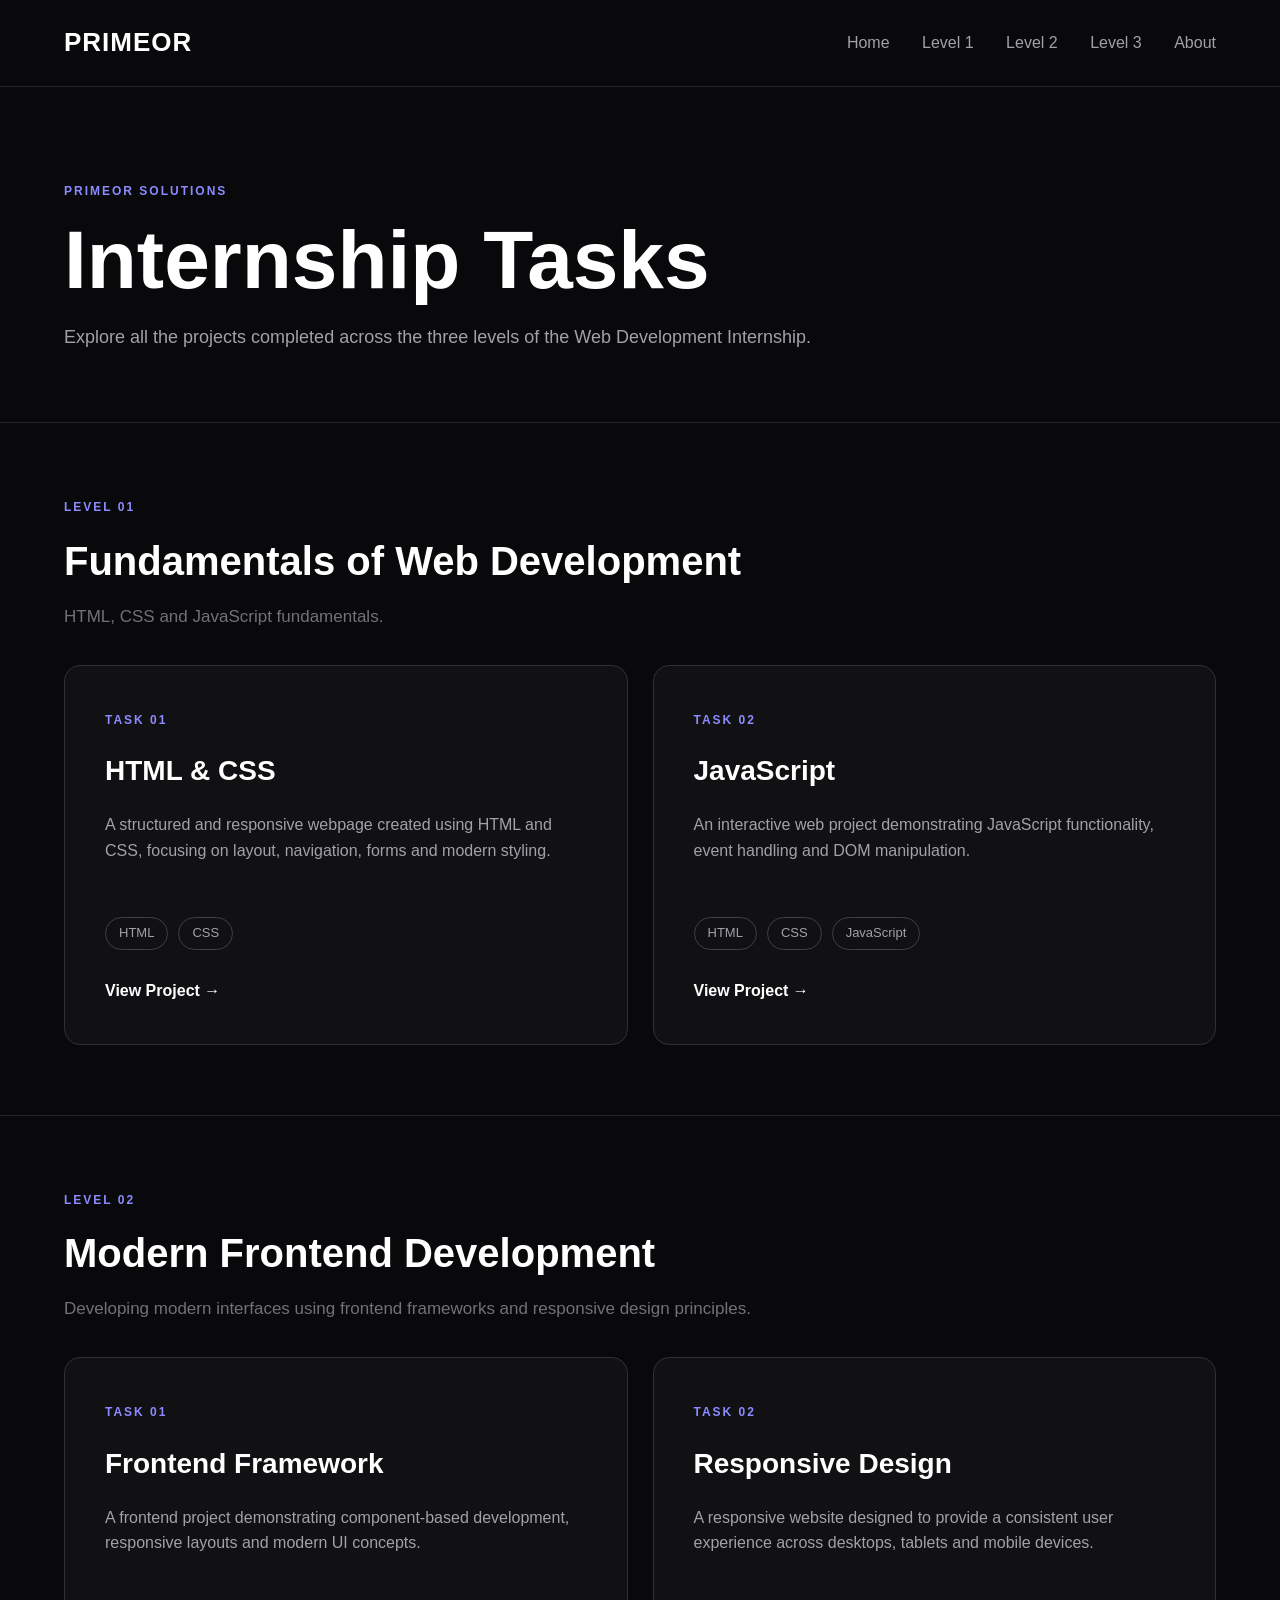
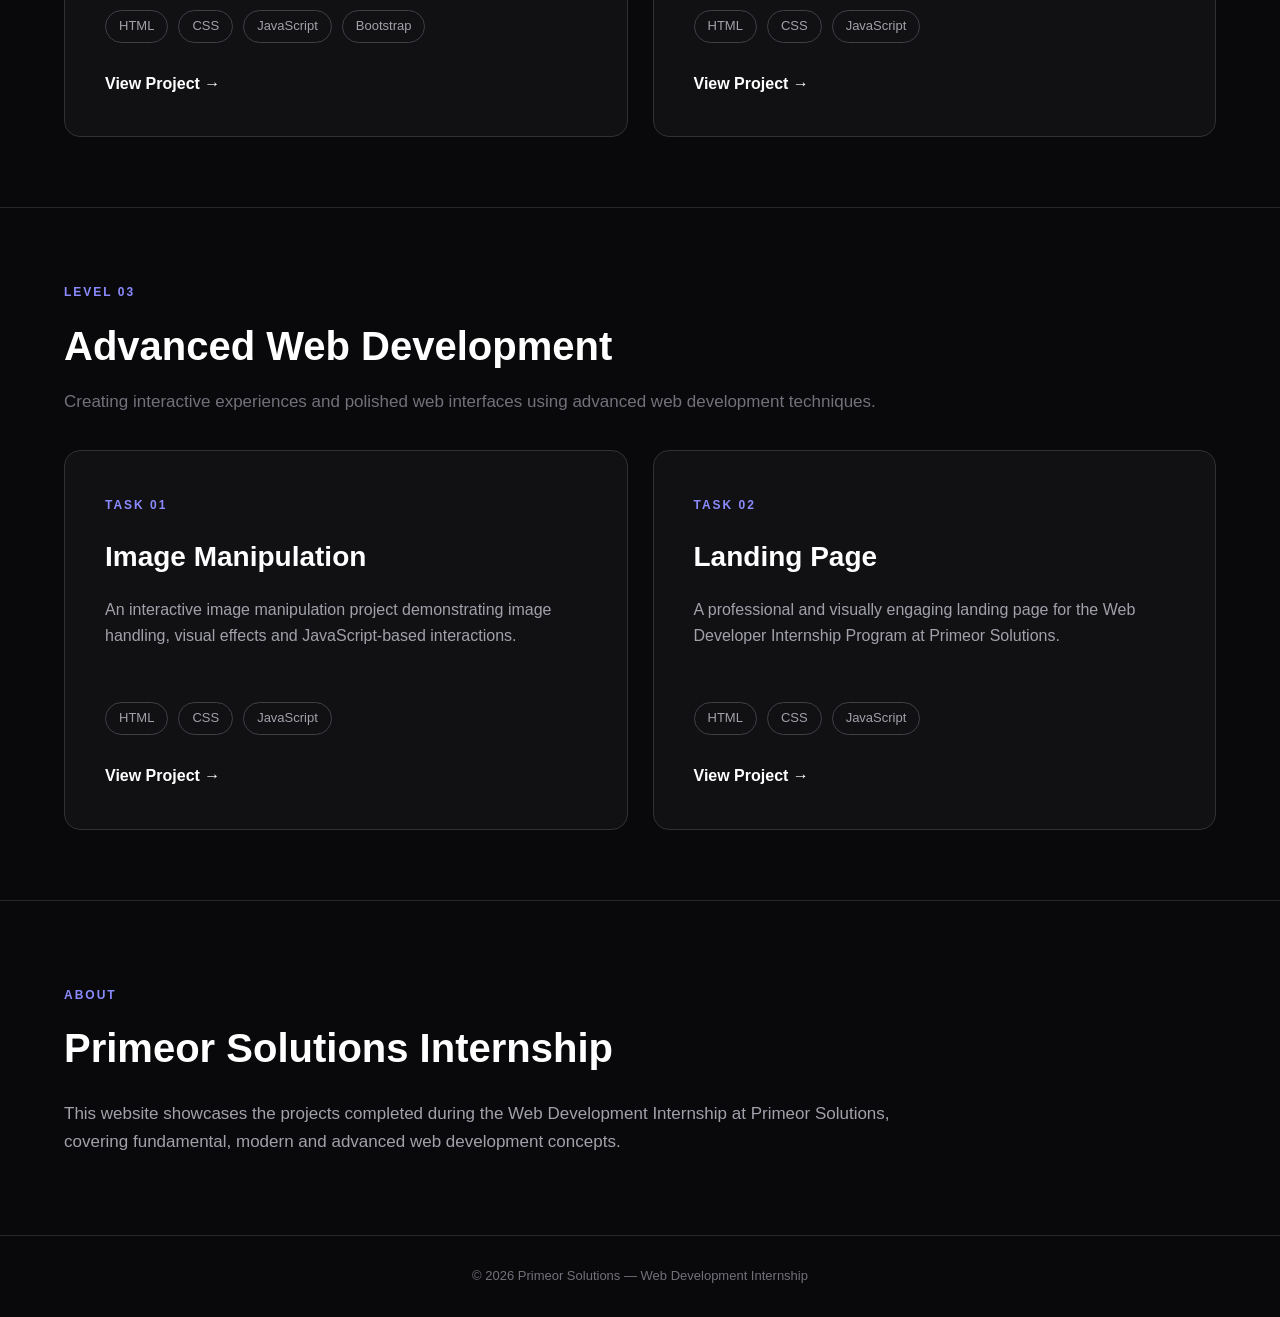
<file: index.html>
<!DOCTYPE html>
<html lang="en">

<head>
    <meta charset="UTF-8">
    <meta name="viewport" content="width=device-width, initial-scale=1.0">

    <title>Primeor Solutions | Internship Tasks</title>

    <style>
        * {
            margin: 0;
            padding: 0;
            box-sizing: border-box;
        }

        html {
            scroll-behavior: smooth;
        }

        body {
            font-family: Arial, sans-serif;
            background: #09090b;
            color: #ffffff;
            line-height: 1.6;
        }

        .container {
            width: 90%;
            max-width: 1200px;
            margin: auto;
        }

        /* ================= HEADER ================= */

        header {
            position: sticky;
            top: 0;
            z-index: 1000;
            background: #09090b;
            border-bottom: 1px solid #27272a;
            padding: 22px 0;
        }

        .nav {
            display: flex;
            justify-content: space-between;
            align-items: center;
        }

        .logo {
            font-size: 26px;
            font-weight: 800;
            letter-spacing: 1px;
        }

        nav a {
            color: #a1a1aa;
            text-decoration: none;
            margin-left: 28px;
            transition: 0.3s;
        }

        nav a:hover {
            color: #ffffff;
        }

        /* ================= HERO ================= */

        .hero {
            padding: 90px 0 70px;
        }

        .label {
            color: #8b8bff;
            font-size: 12px;
            font-weight: bold;
            letter-spacing: 2px;
        }

        .hero h1 {
            font-size: clamp(48px, 7vw, 82px);
            line-height: 1.05;
            margin: 15px 0 20px;
        }

        .hero p {
            color: #a1a1aa;
            font-size: 18px;
            max-width: 750px;
        }

        /* ================= LEVEL ================= */

        .level-section {
            padding: 70px 0;
            border-top: 1px solid #27272a;
            scroll-margin-top: 90px;
        }

        .level-header {
            margin-bottom: 35px;
        }

        .level-header h2 {
            font-size: 40px;
            margin: 10px 0;
        }

        .level-header p {
            color: #71717a;
            font-size: 17px;
        }

        /* ================= TASK GRID ================= */

        .tasks {
            display: grid;
            grid-template-columns: repeat(2, 1fr);
            gap: 25px;
        }

        .task {
            background: #111114;
            border: 1px solid #303036;
            border-radius: 16px;
            padding: 40px;
            transition: 0.3s ease;
        }

        .task:hover {
            transform: translateY(-6px);
            border-color: #6366f1;
        }

        .task-number {
            color: #8b8bff;
            font-size: 12px;
            font-weight: bold;
            letter-spacing: 2px;
        }

        .task h3 {
            font-size: 28px;
            margin: 18px 0;
        }

        .task p {
            color: #a1a1aa;
            margin-bottom: 25px;
            min-height: 80px;
        }

        .technologies {
            display: flex;
            flex-wrap: wrap;
            gap: 10px;
            margin-bottom: 28px;
        }

        .tech {
            border: 1px solid #3f3f46;
            border-radius: 20px;
            padding: 5px 13px;
            color: #a1a1aa;
            font-size: 13px;
        }

        .btn {
            display: inline-block;
            color: #ffffff;
            text-decoration: none;
            font-weight: bold;
            transition: 0.3s;
        }

        .btn:hover {
            color: #8b8bff;
        }

        /* ================= ABOUT ================= */

        .about {
            padding: 80px 0;
            border-top: 1px solid #27272a;
            scroll-margin-top: 90px;
        }

        .about h2 {
            font-size: 40px;
            margin: 10px 0 20px;
        }

        .about p {
            color: #a1a1aa;
            max-width: 850px;
            font-size: 17px;
        }

        /* ================= FOOTER ================= */

        footer {
            border-top: 1px solid #27272a;
            padding: 30px 0;
            text-align: center;
            color: #71717a;
            font-size: 13px;
        }

        /* ================= MOBILE ================= */

        @media (max-width: 800px) {

            .nav {
                flex-direction: column;
                gap: 20px;
            }

            nav a {
                margin: 0 8px;
            }

            .tasks {
                grid-template-columns: 1fr;
            }

            .task {
                padding: 30px;
            }

            .level-header h2 {
                font-size: 32px;
            }
        }

        @media (max-width: 500px) {

            nav {
                display: flex;
                flex-wrap: wrap;
                justify-content: center;
                gap: 10px;
            }

            nav a {
                margin: 0 5px;
            }

            .hero {
                padding: 60px 0 50px;
            }

            .hero h1 {
                font-size: 48px;
            }
        }
    </style>
</head>

<body>

    <!-- ================= HEADER ================= -->

    <header>
        <div class="container nav">

            <div class="logo">
                PRIMEOR
            </div>

            <nav>
                <a href="#home">Home</a>
                <a href="#level1">Level 1</a>
                <a href="#level2">Level 2</a>
                <a href="#level3">Level 3</a>
                <a href="#about">About</a>
            </nav>

        </div>
    </header>


    <!-- ================= MAIN ================= -->

    <main id="home">

        <!-- ================= HERO ================= -->

        <section class="hero">

            <div class="container">

                <span class="label">
                    PRIMEOR SOLUTIONS
                </span>

                <h1>
                    Internship Tasks
                </h1>

                <p>
                    Explore all the projects completed across
                    the three levels of the Web Development Internship.
                </p>

            </div>

        </section>


        <!-- ================= LEVEL 1 ================= -->

        <section class="level-section" id="level1">

            <div class="container">

                <div class="level-header">

                    <span class="label">
                        LEVEL 01
                    </span>

                    <h2>
                        Fundamentals of Web Development
                    </h2>

                    <p>
                        HTML, CSS and JavaScript fundamentals.
                    </p>

                </div>


                <div class="tasks">

                    <!-- LEVEL 1 TASK 1 -->

                    <div class="task">

                        <span class="task-number">
                            TASK 01
                        </span>

                        <h3>
                            HTML & CSS
                        </h3>

                        <p>
                            A structured and responsive webpage created
                            using HTML and CSS, focusing on layout,
                            navigation, forms and modern styling.
                        </p>

                        <div class="technologies">
                            <span class="tech">HTML</span>
                            <span class="tech">CSS</span>
                        </div>

                        <a
                            class="btn"
                            href="Level-1/Task-1-HTML-CSS/index.html">
                            View Project →
                        </a>

                    </div>


                    <!-- LEVEL 1 TASK 2 -->

                    <div class="task">

                        <span class="task-number">
                            TASK 02
                        </span>

                        <h3>
                            JavaScript
                        </h3>

                        <p>
                            An interactive web project demonstrating
                            JavaScript functionality, event handling
                            and DOM manipulation.
                        </p>

                        <div class="technologies">
                            <span class="tech">HTML</span>
                            <span class="tech">CSS</span>
                            <span class="tech">JavaScript</span>
                        </div>

                        <a
                            class="btn"
                            href="Level-1/Task-2-JavaScript/index.html">
                            View Project →
                        </a>

                    </div>

                </div>

            </div>

        </section>


        <!-- ================= LEVEL 2 ================= -->

        <section class="level-section" id="level2">

            <div class="container">

                <div class="level-header">

                    <span class="label">
                        LEVEL 02
                    </span>

                    <h2>
                        Modern Frontend Development
                    </h2>

                    <p>
                        Developing modern interfaces using frontend
                        frameworks and responsive design principles.
                    </p>

                </div>


                <div class="tasks">

                    <!-- LEVEL 2 TASK 1 -->

                    <div class="task">

                        <span class="task-number">
                            TASK 01
                        </span>

                        <h3>
                            Frontend Framework
                        </h3>

                        <p>
                            A frontend project demonstrating
                            component-based development, responsive
                            layouts and modern UI concepts.
                        </p>

                        <div class="technologies">
                            <span class="tech">HTML</span>
                            <span class="tech">CSS</span>
                            <span class="tech">JavaScript</span>
                            <span class="tech">Bootstrap</span>
                        </div>

                        <a
                            class="btn"
                            href="Level-2/Task-1-Frontend-Framework/index.html">
                            View Project →
                        </a>

                    </div>


                    <!-- LEVEL 2 TASK 2 -->

                    <div class="task">

                        <span class="task-number">
                            TASK 02
                        </span>

                        <h3>
                            Responsive Design
                        </h3>

                        <p>
                            A responsive website designed to provide
                            a consistent user experience across
                            desktops, tablets and mobile devices.
                        </p>

                        <div class="technologies">
                            <span class="tech">HTML</span>
                            <span class="tech">CSS</span>
                            <span class="tech">JavaScript</span>
                        </div>

                        <a
                            class="btn"
                            href="Level-2/Task-2-Responsive-Design/index.html">
                            View Project →
                        </a>

                    </div>

                </div>

            </div>

        </section>


        <!-- ================= LEVEL 3 ================= -->

        <section class="level-section" id="level3">

            <div class="container">

                <div class="level-header">

                    <span class="label">
                        LEVEL 03
                    </span>

                    <h2>
                        Advanced Web Development
                    </h2>

                    <p>
                        Creating interactive experiences and polished
                        web interfaces using advanced web development
                        techniques.
                    </p>

                </div>


                <div class="tasks">

                    <!-- LEVEL 3 TASK 1 -->

                    <div class="task">

                        <span class="task-number">
                            TASK 01
                        </span>

                        <h3>
                            Image Manipulation
                        </h3>

                        <p>
                            An interactive image manipulation project
                            demonstrating image handling, visual
                            effects and JavaScript-based interactions.
                        </p>

                        <div class="technologies">
                            <span class="tech">HTML</span>
                            <span class="tech">CSS</span>
                            <span class="tech">JavaScript</span>
                        </div>

                        <a
                            class="btn"
                            href="Level-3/Task-1-Image-Manipulation/index.html">
                            View Project →
                        </a>

                    </div>


                    <!-- LEVEL 3 TASK 2 -->

                    <div class="task">

                        <span class="task-number">
                            TASK 02
                        </span>

                        <h3>
                            Landing Page
                        </h3>

                        <p>
                            A professional and visually engaging landing
                            page for the Web Developer Internship Program
                            at Primeor Solutions.
                        </p>

                        <div class="technologies">
                            <span class="tech">HTML</span>
                            <span class="tech">CSS</span>
                            <span class="tech">JavaScript</span>
                        </div>

                        <a
                            class="btn"
                            href="Level-3/Task-2-Landing-Page/index.html">
                            View Project →
                        </a>

                    </div>

                </div>

            </div>

        </section>


        <!-- ================= ABOUT ================= -->

        <section class="about" id="about">

            <div class="container">

                <span class="label">
                    ABOUT
                </span>

                <h2>
                    Primeor Solutions Internship
                </h2>

                <p>
                    This website showcases the projects completed
                    during the Web Development Internship at
                    Primeor Solutions, covering fundamental,
                    modern and advanced web development concepts.
                </p>

            </div>

        </section>

    </main>


    <!-- ================= FOOTER ================= -->

    <footer>

        <div class="container">

            © 2026 Primeor Solutions — Web Development Internship

        </div>

    </footer>

</body>

</html>
</file>
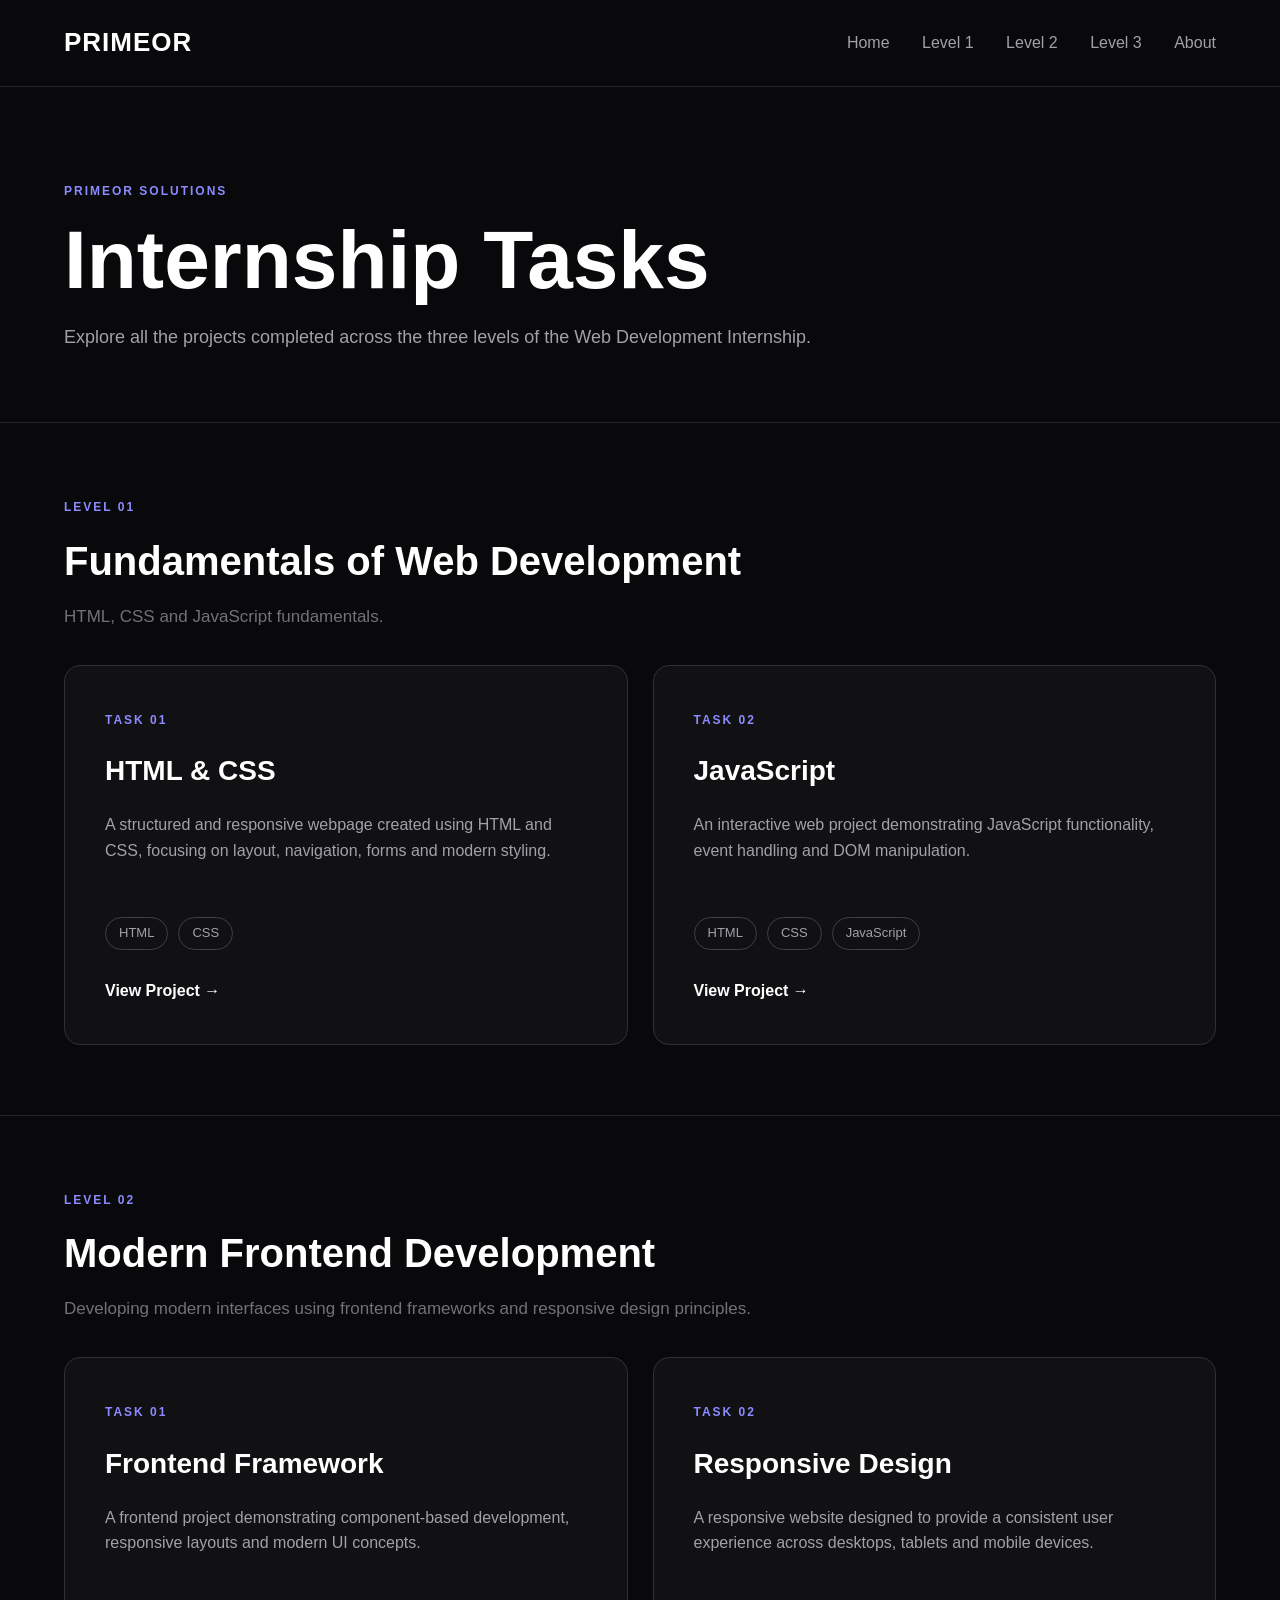
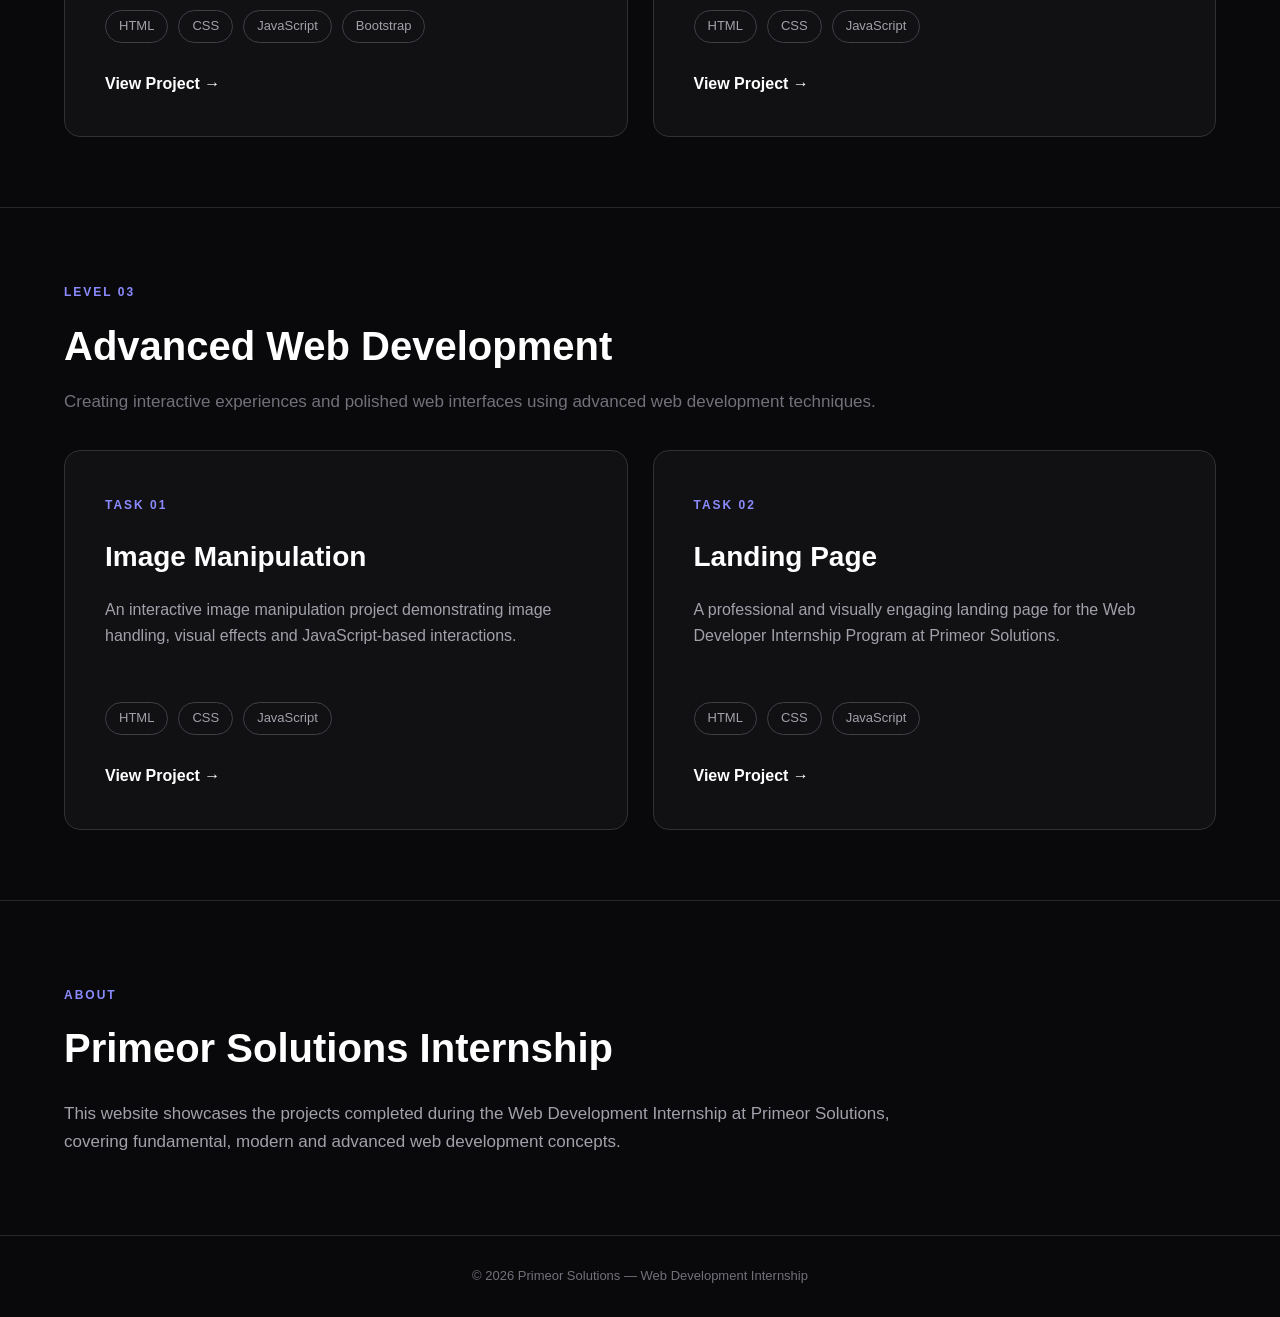
<file: Level-1/index.html>
<!DOCTYPE html>
<html lang="en">

<head>
    <meta charset="UTF-8">
    <meta name="viewport" content="width=device-width, initial-scale=1.0">

    <title>Primeor Solutions | Internship Tasks</title>

    <style>
        * {
            margin: 0;
            padding: 0;
            box-sizing: border-box;
        }

        html {
            scroll-behavior: smooth;
        }

        body {
            font-family: Arial, sans-serif;
            background: #09090b;
            color: #ffffff;
            line-height: 1.6;
        }

        .container {
            width: 90%;
            max-width: 1200px;
            margin: auto;
        }

        /* ================= HEADER ================= */

        header {
            position: sticky;
            top: 0;
            z-index: 1000;
            background: #09090b;
            border-bottom: 1px solid #27272a;
            padding: 22px 0;
        }

        .nav {
            display: flex;
            justify-content: space-between;
            align-items: center;
        }

        .logo {
            font-size: 26px;
            font-weight: 800;
            letter-spacing: 1px;
        }

        nav a {
            color: #a1a1aa;
            text-decoration: none;
            margin-left: 28px;
            transition: 0.3s;
        }

        nav a:hover {
            color: #ffffff;
        }

        /* ================= HERO ================= */

        .hero {
            padding: 90px 0 70px;
        }

        .label {
            color: #8b8bff;
            font-size: 12px;
            font-weight: bold;
            letter-spacing: 2px;
        }

        .hero h1 {
            font-size: clamp(48px, 7vw, 82px);
            line-height: 1.05;
            margin: 15px 0 20px;
        }

        .hero p {
            color: #a1a1aa;
            font-size: 18px;
            max-width: 750px;
        }

        /* ================= LEVEL ================= */

        .level-section {
            padding: 70px 0;
            border-top: 1px solid #27272a;
            scroll-margin-top: 90px;
        }

        .level-header {
            margin-bottom: 35px;
        }

        .level-header h2 {
            font-size: 40px;
            margin: 10px 0;
        }

        .level-header p {
            color: #71717a;
            font-size: 17px;
        }

        /* ================= TASK GRID ================= */

        .tasks {
            display: grid;
            grid-template-columns: repeat(2, 1fr);
            gap: 25px;
        }

        .task {
            background: #111114;
            border: 1px solid #303036;
            border-radius: 16px;
            padding: 40px;
            transition: 0.3s ease;
        }

        .task:hover {
            transform: translateY(-6px);
            border-color: #6366f1;
        }

        .task-number {
            color: #8b8bff;
            font-size: 12px;
            font-weight: bold;
            letter-spacing: 2px;
        }

        .task h3 {
            font-size: 28px;
            margin: 18px 0;
        }

        .task p {
            color: #a1a1aa;
            margin-bottom: 25px;
            min-height: 80px;
        }

        .technologies {
            display: flex;
            flex-wrap: wrap;
            gap: 10px;
            margin-bottom: 28px;
        }

        .tech {
            border: 1px solid #3f3f46;
            border-radius: 20px;
            padding: 5px 13px;
            color: #a1a1aa;
            font-size: 13px;
        }

        .btn {
            display: inline-block;
            color: #ffffff;
            text-decoration: none;
            font-weight: bold;
            transition: 0.3s;
        }

        .btn:hover {
            color: #8b8bff;
        }

        /* ================= ABOUT ================= */

        .about {
            padding: 80px 0;
            border-top: 1px solid #27272a;
            scroll-margin-top: 90px;
        }

        .about h2 {
            font-size: 40px;
            margin: 10px 0 20px;
        }

        .about p {
            color: #a1a1aa;
            max-width: 850px;
            font-size: 17px;
        }

        /* ================= FOOTER ================= */

        footer {
            border-top: 1px solid #27272a;
            padding: 30px 0;
            text-align: center;
            color: #71717a;
            font-size: 13px;
        }

        /* ================= MOBILE ================= */

        @media (max-width: 800px) {

            .nav {
                flex-direction: column;
                gap: 20px;
            }

            nav a {
                margin: 0 8px;
            }

            .tasks {
                grid-template-columns: 1fr;
            }

            .task {
                padding: 30px;
            }

            .level-header h2 {
                font-size: 32px;
            }
        }

        @media (max-width: 500px) {

            nav {
                display: flex;
                flex-wrap: wrap;
                justify-content: center;
                gap: 10px;
            }

            nav a {
                margin: 0 5px;
            }

            .hero {
                padding: 60px 0 50px;
            }

            .hero h1 {
                font-size: 48px;
            }
        }
    </style>
</head>


<body>

    <!-- ================= HEADER ================= -->

    <header>
        <div class="container nav">

            <div class="logo">
                PRIMEOR
            </div>

            <nav>
                <a href="#home">Home</a>
                <a href="#level1">Level 1</a>
                <a href="#level2">Level 2</a>
                <a href="#level3">Level 3</a>
                <a href="#about">About</a>
            </nav>

        </div>
    </header>


    <!-- ================= MAIN ================= -->

    <main id="home">

        <!-- HERO -->

        <section class="hero">

            <div class="container">

                <span class="label">
                    PRIMEOR SOLUTIONS
                </span>

                <h1>
                    Internship Tasks
                </h1>

                <p>
                    Explore all the projects completed across
                    the three levels of the Web Development Internship.
                </p>

            </div>

        </section>


        <!-- ===================================================== -->
        <!-- ===================== LEVEL 1 ======================= -->
        <!-- ===================================================== -->

        <section class="level-section" id="level1">

            <div class="container">

                <div class="level-header">

                    <span class="label">
                        LEVEL 01
                    </span>

                    <h2>
                        Fundamentals of Web Development
                    </h2>

                    <p>
                        HTML, CSS and JavaScript fundamentals.
                    </p>

                </div>


                <div class="tasks">

                    <!-- TASK 1 -->

                    <div class="task">

                        <span class="task-number">
                            TASK 01
                        </span>

                        <h3>
                            HTML & CSS
                        </h3>

                        <p>
                            A structured and responsive webpage created
                            using HTML and CSS, focusing on layout,
                            navigation, forms and modern styling.
                        </p>

                        <div class="technologies">
                            <span class="tech">HTML</span>
                            <span class="tech">CSS</span>
                        </div>

                        <a
                            class="btn"
                            href="Task-1-HTML-CSS/index.html">
                            View Project →
                        </a>

                    </div>


                    <!-- TASK 2 -->

                    <div class="task">

                        <span class="task-number">
                            TASK 02
                        </span>

                        <h3>
                            JavaScript
                        </h3>

                        <p>
                            An interactive web project demonstrating
                            JavaScript functionality, event handling
                            and DOM manipulation.
                        </p>

                        <div class="technologies">
                            <span class="tech">HTML</span>
                            <span class="tech">CSS</span>
                            <span class="tech">JavaScript</span>
                        </div>

                        <a
                            class="btn"
                            href="Task-2-JavaScript/index.html">
                            View Project →
                        </a>

                    </div>

                </div>

            </div>

        </section>



        <!-- ===================================================== -->
        <!-- ===================== LEVEL 2 ======================= -->
        <!-- ===================================================== -->

        <section class="level-section" id="level2">

            <div class="container">

                <div class="level-header">

                    <span class="label">
                        LEVEL 02
                    </span>

                    <h2>
                        Modern Frontend Development
                    </h2>

                    <p>
                        Developing modern interfaces using frontend
                        frameworks and responsive design principles.
                    </p>

                </div>


                <div class="tasks">

                    <!-- TASK 1 -->

                    <div class="task">

                        <span class="task-number">
                            TASK 01
                        </span>

                        <h3>
                            Frontend Framework
                        </h3>

                        <p>
                            A frontend project demonstrating
                            component-based development, responsive
                            layouts and modern UI concepts.
                        </p>

                        <div class="technologies">
                            <span class="tech">HTML</span>
                            <span class="tech">CSS</span>
                            <span class="tech">JavaScript</span>
                            <span class="tech">Bootstrap</span>
                        </div>

                        <a
                            class="btn"
                            href="../Level-2/Task-1-Frontend-Framework/index.html">
                            View Project →
                        </a>

                    </div>


                    <!-- TASK 2 -->

                    <div class="task">

                        <span class="task-number">
                            TASK 02
                        </span>

                        <h3>
                            Responsive Design
                        </h3>

                        <p>
                            A responsive website designed to provide
                            a consistent user experience across
                            desktops, tablets and mobile devices.
                        </p>

                        <div class="technologies">
                            <span class="tech">HTML</span>
                            <span class="tech">CSS</span>
                            <span class="tech">JavaScript</span>
                        </div>

                        <a
                            class="btn"
                            href="../Level-2/Task-2-Responsive-Design/index.html">
                            View Project →
                        </a>

                    </div>

                </div>

            </div>

        </section>



        <!-- ===================================================== -->
        <!-- ===================== LEVEL 3 ======================= -->
        <!-- ===================================================== -->

        <section class="level-section" id="level3">

            <div class="container">

                <div class="level-header">

                    <span class="label">
                        LEVEL 03
                    </span>

                    <h2>
                        Advanced Web Development
                    </h2>

                    <p>
                        Creating interactive experiences and polished
                        web interfaces using advanced web development
                        techniques.
                    </p>

                </div>


                <div class="tasks">

                    <!-- TASK 1 -->

                    <div class="task">

                        <span class="task-number">
                            TASK 01
                        </span>

                        <h3>
                            Image Manipulation
                        </h3>

                        <p>
                            An interactive image manipulation project
                            demonstrating image handling, visual
                            effects and JavaScript-based interactions.
                        </p>

                        <div class="technologies">
                            <span class="tech">HTML</span>
                            <span class="tech">CSS</span>
                            <span class="tech">JavaScript</span>
                        </div>

                        <a
                            class="btn"
                            href="../Level-3/Task-1-Image-Manipulation/index.html">
                            View Project →
                        </a>

                    </div>


                    <!-- TASK 2 -->

                    <div class="task">

                        <span class="task-number">
                            TASK 02
                        </span>

                        <h3>
                            Landing Page
                        </h3>

                        <p>
                            A professional and visually engaging landing
                            page for the Web Developer Internship Program
                            at Primeor Solutions.
                        </p>

                        <div class="technologies">
                            <span class="tech">HTML</span>
                            <span class="tech">CSS</span>
                            <span class="tech">JavaScript</span>
                        </div>

                        <a
                            class="btn"
                            href="../Level-3/Task-2-Landing-Page/index.html">
                            View Project →
                        </a>

                    </div>

                </div>

            </div>

        </section>



        <!-- ===================================================== -->
        <!-- ====================== ABOUT ======================== -->
        <!-- ===================================================== -->

        <section class="about" id="about">

            <div class="container">

                <span class="label">
                    ABOUT
                </span>

                <h2>
                    Primeor Solutions Internship
                </h2>

                <p>
                    This website showcases the projects completed
                    during the Web Development Internship at
                    Primeor Solutions, covering fundamental,
                    modern and advanced web development concepts.
                </p>

            </div>

        </section>

    </main>



    <!-- ================= FOOTER ================= -->

    <footer>

        <div class="container">

            © 2026 Primeor Solutions — Web Development Internship

        </div>

    </footer>


</body>

</html>
</file>
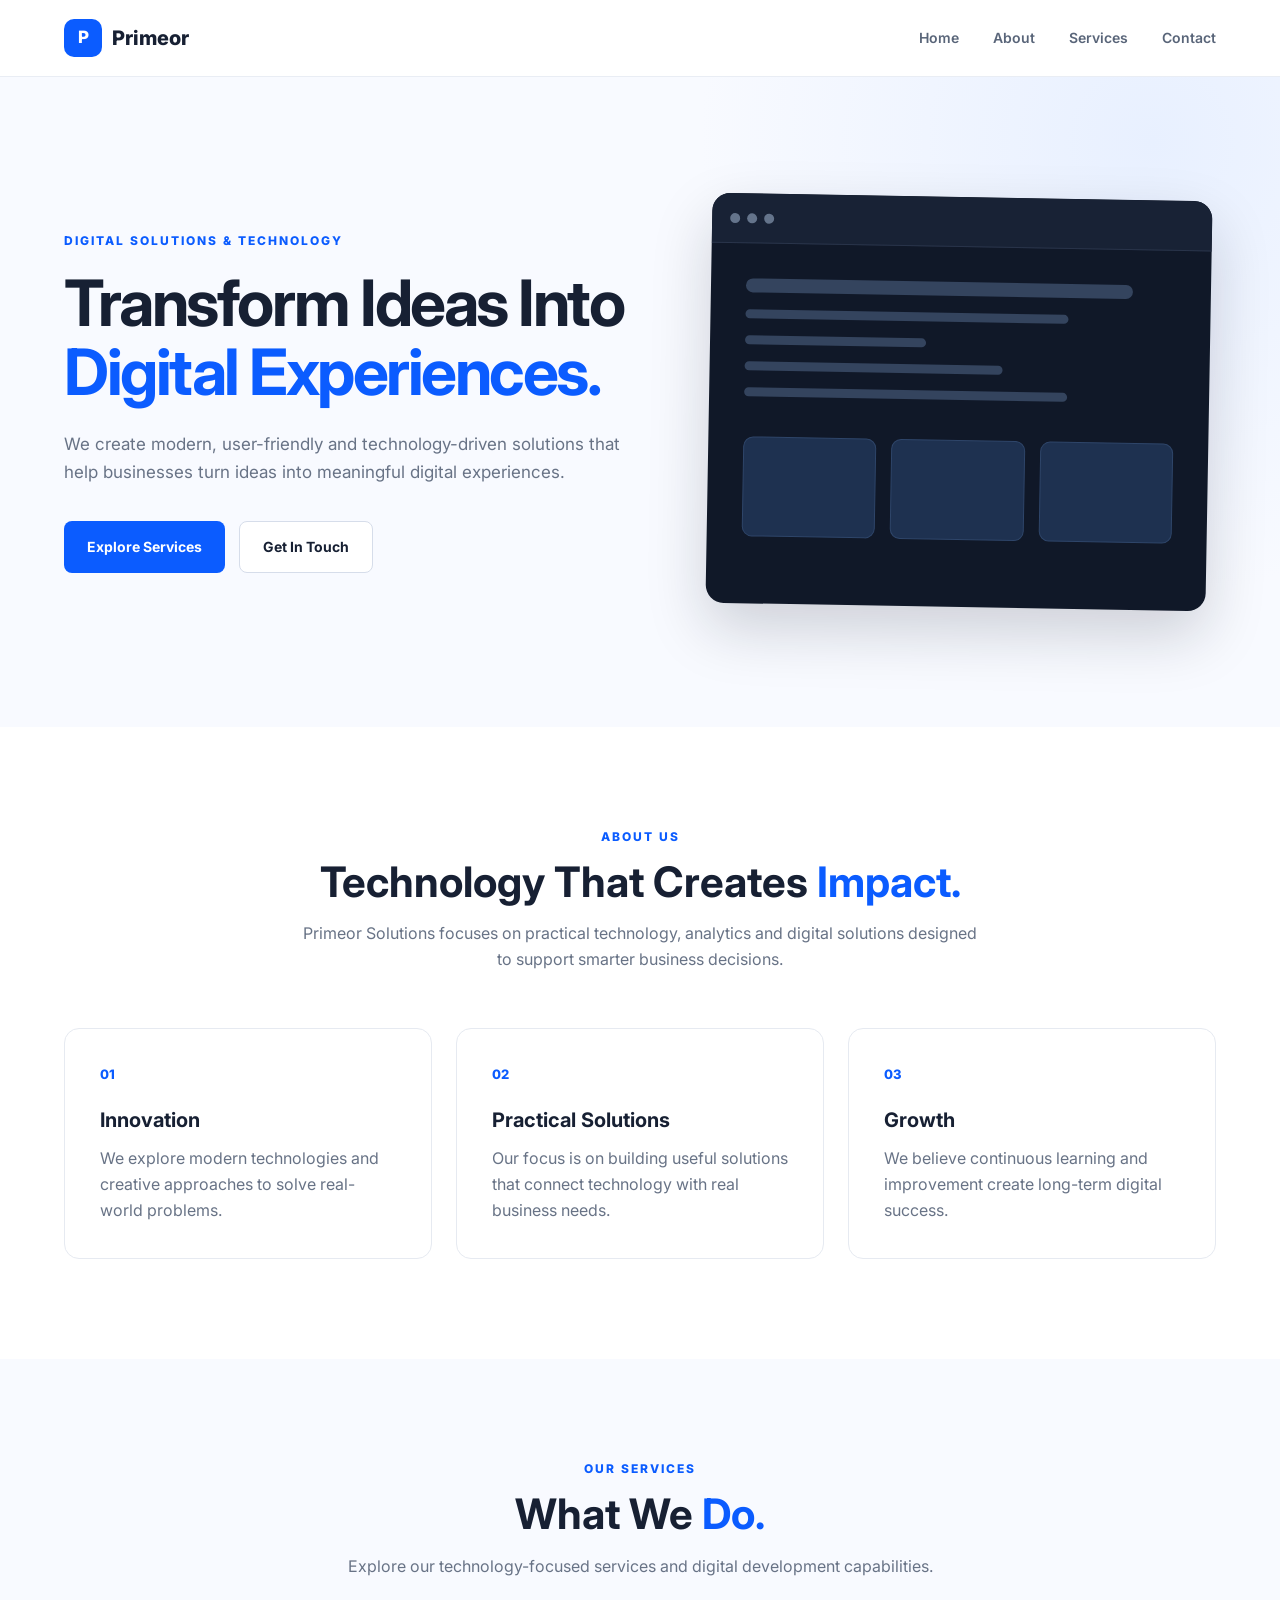
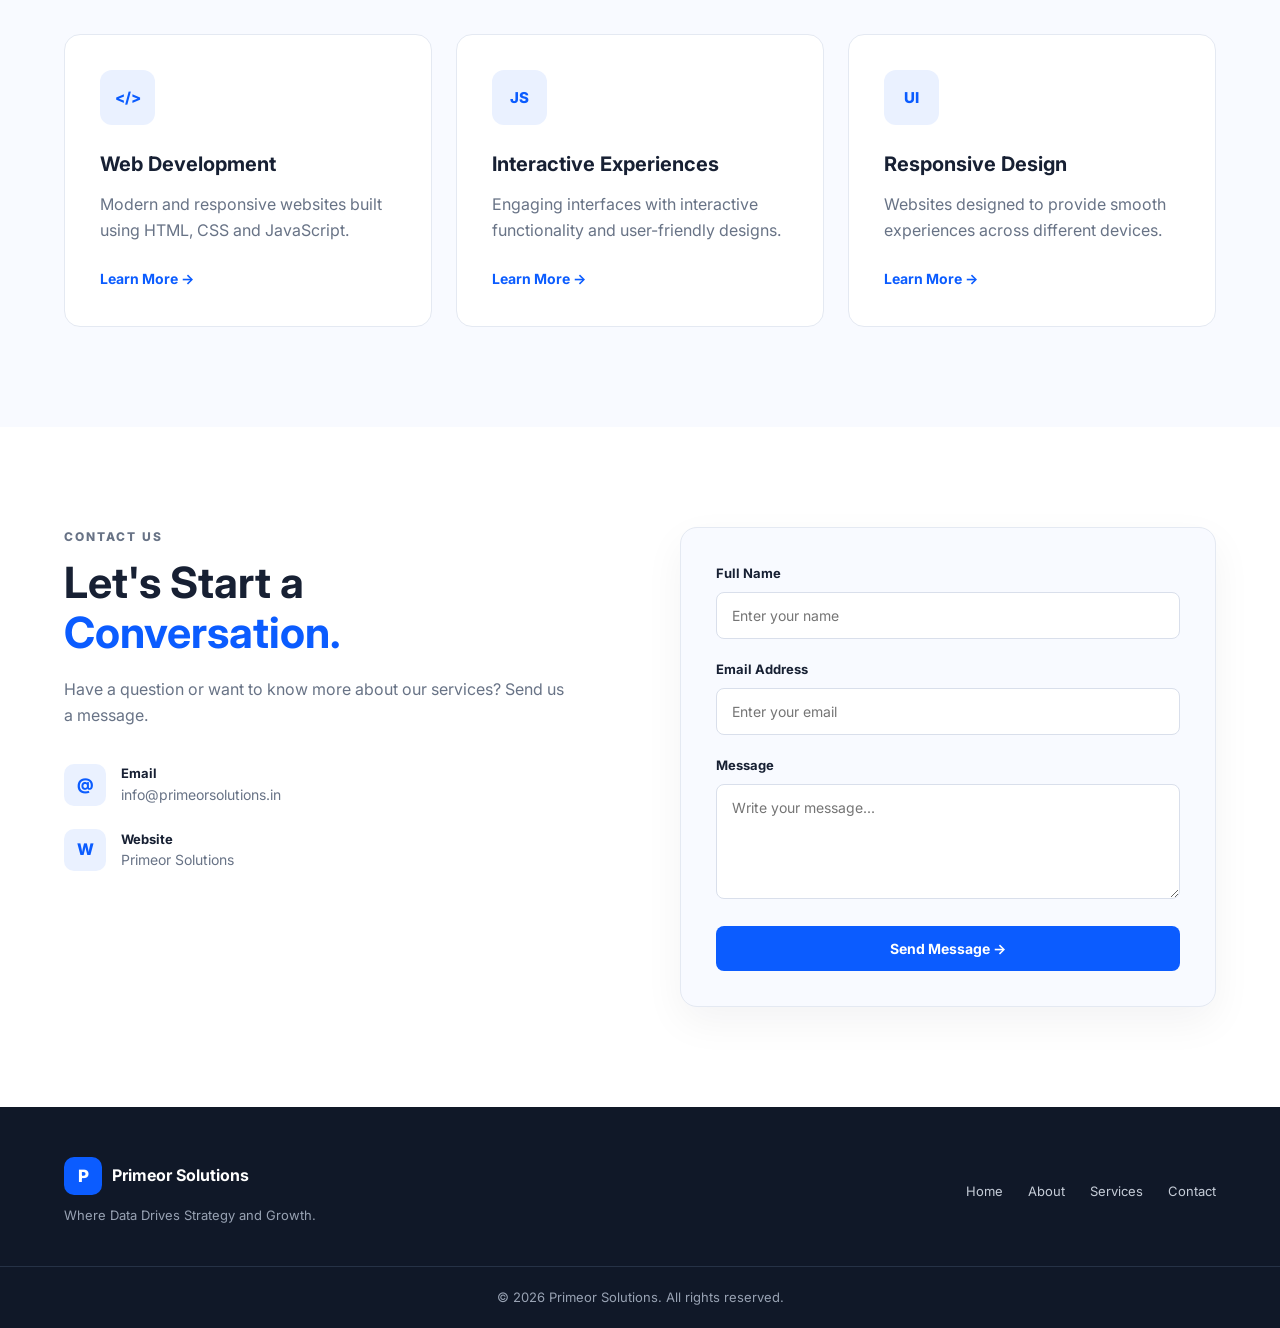
<file: Level-1/Task-1-HTML-CSS/index.html>
<!DOCTYPE html>
<html lang="en">

<head>
    <meta charset="UTF-8">
    <meta name="viewport" content="width=device-width, initial-scale=1.0">

    <title>Primeor Solutions | Digital Solutions</title>

    <!-- Google Font -->
    <link rel="preconnect" href="https://fonts.googleapis.com">
    <link rel="preconnect" href="https://fonts.gstatic.com" crossorigin>

    <link
        href="https://fonts.googleapis.com/css2?family=Inter:wght@400;500;600;700;800&display=swap"
        rel="stylesheet"
    >

    <!-- CSS -->
    <link rel="stylesheet" href="style.css">
</head>

<body>

    <!-- ================= NAVIGATION ================= -->

    <header class="navbar">

        <div class="container nav-container">

            <a href="#home" class="logo">
                <span class="logo-mark">P</span>
                <span class="logo-text">Primeor</span>
            </a>

            <nav class="nav-links">
                <a href="#home">Home</a>
                <a href="#about">About</a>
                <a href="#services">Services</a>
                <a href="#contact">Contact</a>
            </nav>

        </div>

    </header>


    <!-- ================= MAIN ================= -->

    <main>

        <!-- HERO SECTION -->

        <section id="home" class="hero">

            <div class="container hero-container">

                <div class="hero-content">

                    <p class="eyebrow">
                        DIGITAL SOLUTIONS & TECHNOLOGY
                    </p>

                    <h1>
                        Transform Ideas Into
                        <span>Digital Experiences.</span>
                    </h1>

                    <p class="hero-description">
                        We create modern, user-friendly and technology-driven
                        solutions that help businesses turn ideas into meaningful
                        digital experiences.
                    </p>

                    <div class="hero-buttons">

                        <a href="#services" class="btn btn-primary">
                            Explore Services
                        </a>

                        <a href="#contact" class="btn btn-outline">
                            Get In Touch
                        </a>

                    </div>

                </div>


                <div class="hero-visual">

                    <div class="visual-card">

                        <div class="browser-top">
                            <span></span>
                            <span></span>
                            <span></span>
                        </div>

                        <div class="code-window">

                            <div class="code-line large"></div>
                            <div class="code-line"></div>
                            <div class="code-line short"></div>
                            <div class="code-line medium"></div>
                            <div class="code-line"></div>

                            <div class="code-box">

                                <div class="mini-card"></div>
                                <div class="mini-card"></div>
                                <div class="mini-card"></div>

                            </div>

                        </div>

                    </div>

                </div>

            </div>

        </section>


        <!-- ================= ABOUT ================= -->

        <section id="about" class="section about">

            <div class="container">

                <div class="section-heading">

                    <p class="section-label">
                        ABOUT US
                    </p>

                    <h2>
                        Technology That Creates
                        <span>Impact.</span>
                    </h2>

                    <p>
                        Primeor Solutions focuses on practical technology,
                        analytics and digital solutions designed to support
                        smarter business decisions.
                    </p>

                </div>


                <div class="about-grid">

                    <div class="about-card">

                        <span class="card-number">01</span>

                        <h3>Innovation</h3>

                        <p>
                            We explore modern technologies and creative
                            approaches to solve real-world problems.
                        </p>

                    </div>


                    <div class="about-card">

                        <span class="card-number">02</span>

                        <h3>Practical Solutions</h3>

                        <p>
                            Our focus is on building useful solutions that
                            connect technology with real business needs.
                        </p>

                    </div>


                    <div class="about-card">

                        <span class="card-number">03</span>

                        <h3>Growth</h3>

                        <p>
                            We believe continuous learning and improvement
                            create long-term digital success.
                        </p>

                    </div>

                </div>

            </div>

        </section>


        <!-- ================= SERVICES ================= -->

        <section id="services" class="section services">

            <div class="container">

                <div class="section-heading">

                    <p class="section-label">
                        OUR SERVICES
                    </p>

                    <h2>
                        What We <span>Do.</span>
                    </h2>

                    <p>
                        Explore our technology-focused services and
                        digital development capabilities.
                    </p>

                </div>


                <div class="services-grid">

                    <article class="service-card">

                        <div class="service-icon">
                            &lt;/&gt;
                        </div>

                        <h3>Web Development</h3>

                        <p>
                            Modern and responsive websites built using
                            HTML, CSS and JavaScript.
                        </p>

                        <a href="#contact">
                            Learn More →
                        </a>

                    </article>


                    <article class="service-card">

                        <div class="service-icon">
                            JS
                        </div>

                        <h3>Interactive Experiences</h3>

                        <p>
                            Engaging interfaces with interactive
                            functionality and user-friendly designs.
                        </p>

                        <a href="#contact">
                            Learn More →
                        </a>

                    </article>


                    <article class="service-card">

                        <div class="service-icon">
                            UI
                        </div>

                        <h3>Responsive Design</h3>

                        <p>
                            Websites designed to provide smooth
                            experiences across different devices.
                        </p>

                        <a href="#contact">
                            Learn More →
                        </a>

                    </article>

                </div>

            </div>

        </section>


        <!-- ================= CONTACT ================= -->

        <section id="contact" class="section contact">

            <div class="container contact-container">

                <div class="contact-content">

                    <p class="section-label">
                        CONTACT US
                    </p>

                    <h2>
                        Let's Start a
                        <span>Conversation.</span>
                    </h2>

                    <p>
                        Have a question or want to know more about
                        our services? Send us a message.
                    </p>


                    <div class="contact-info">

                        <div class="info-item">

                            <span class="info-icon">
                                @
                            </span>

                            <div>
                                <strong>Email</strong>
                                <p>info@primeorsolutions.in</p>
                            </div>

                        </div>


                        <div class="info-item">

                            <span class="info-icon">
                                W
                            </span>

                            <div>
                                <strong>Website</strong>
                                <p>Primeor Solutions</p>
                            </div>

                        </div>

                    </div>

                </div>


                <!-- CONTACT FORM -->

                <form class="contact-form">

                    <div class="form-group">

                        <label for="name">
                            Full Name
                        </label>

                        <input
                            type="text"
                            id="name"
                            name="name"
                            placeholder="Enter your name"
                            required
                        >

                    </div>


                    <div class="form-group">

                        <label for="email">
                            Email Address
                        </label>

                        <input
                            type="email"
                            id="email"
                            name="email"
                            placeholder="Enter your email"
                            required
                        >

                    </div>


                    <div class="form-group">

                        <label for="message">
                            Message
                        </label>

                        <textarea
                            id="message"
                            name="message"
                            rows="5"
                            placeholder="Write your message..."
                            required
                        ></textarea>

                    </div>


                    <button type="submit" class="submit-btn">
                        Send Message →
                    </button>

                </form>

            </div>

        </section>

    </main>


    <!-- ================= FOOTER ================= -->

    <footer class="footer">

        <div class="container footer-container">

            <div>

                <div class="footer-logo">
                    <span class="logo-mark">P</span>
                    <span>Primeor Solutions</span>
                </div>

                <p>
                    Where Data Drives Strategy and Growth.
                </p>

            </div>


            <div class="footer-links">

                <a href="#home">Home</a>
                <a href="#about">About</a>
                <a href="#services">Services</a>
                <a href="#contact">Contact</a>

            </div>

        </div>


        <div class="copyright">

            <p>
                © 2026 Primeor Solutions. All rights reserved.
            </p>

        </div>

    </footer>

</body>

</html>
</file>
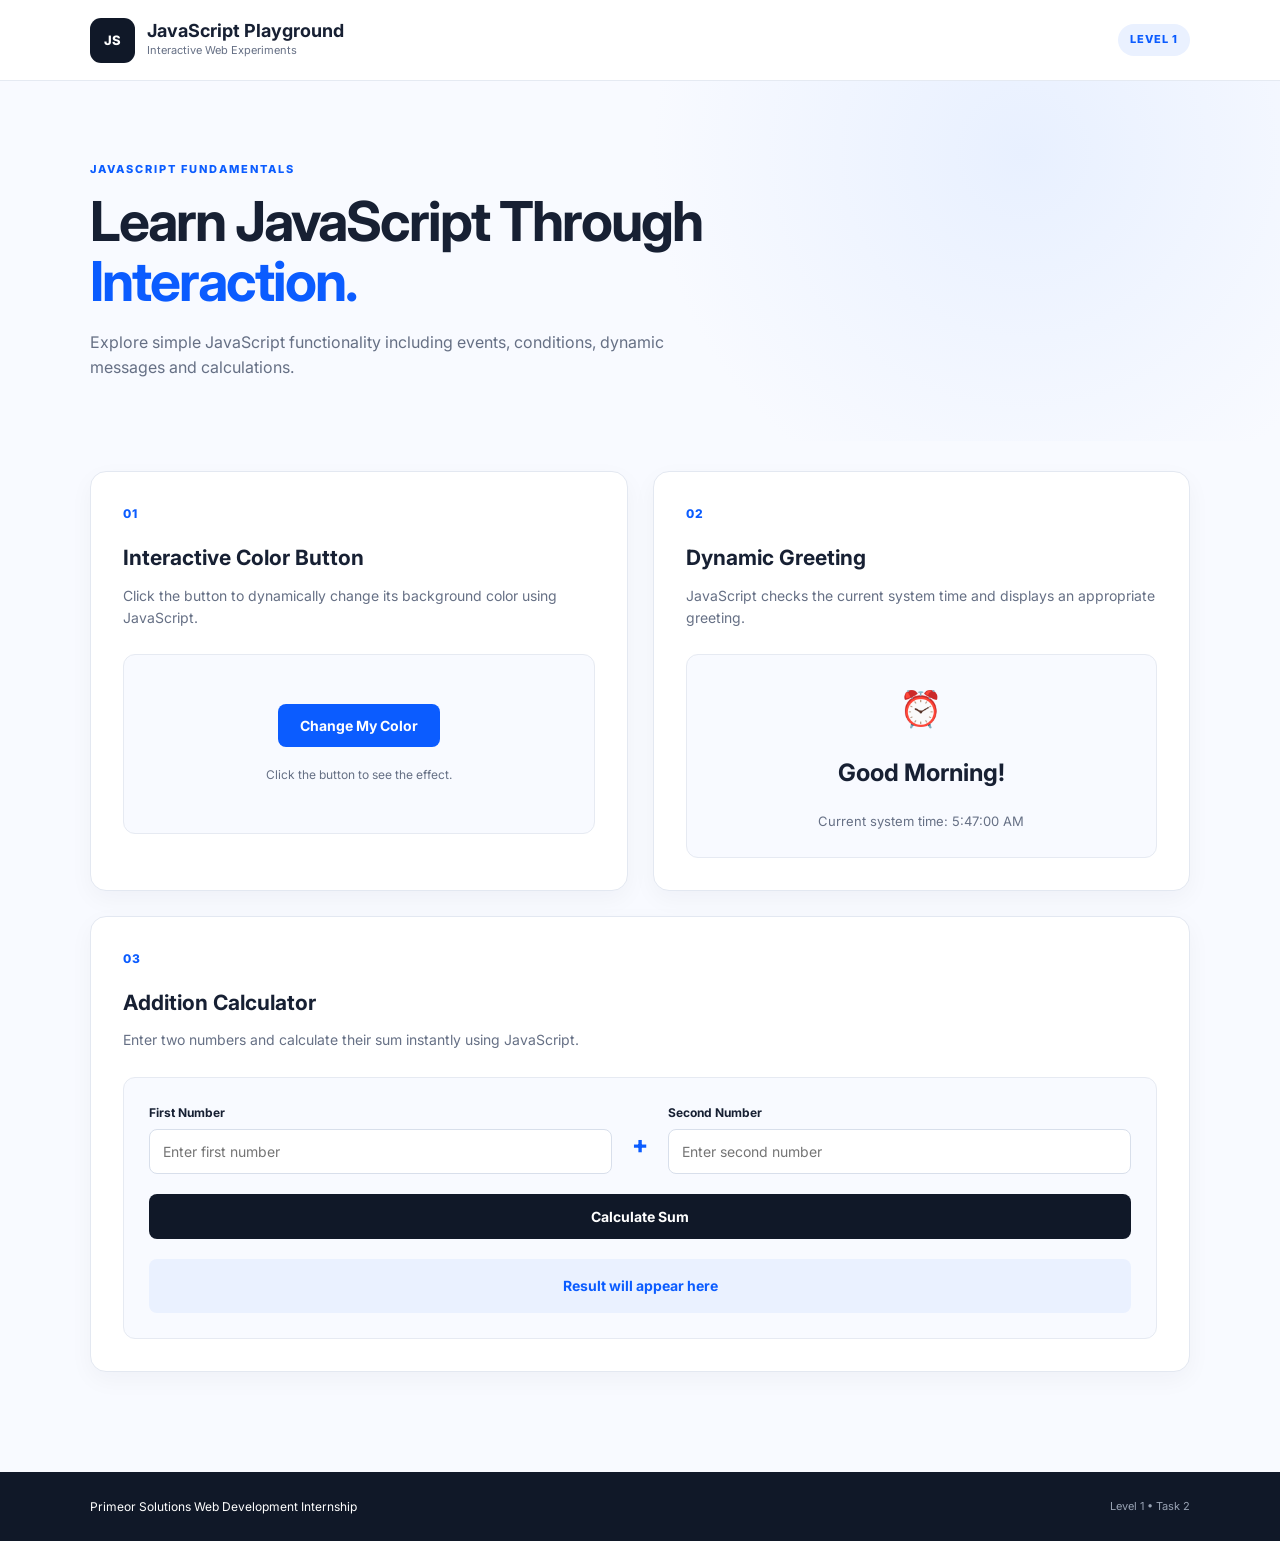
<file: Level-1/Task-2-JavaScript/index.html>
<!DOCTYPE html>
<html lang="en">

<head>

    <meta charset="UTF-8">

    <meta
        name="viewport"
        content="width=device-width, initial-scale=1.0"
    >

    <title>JavaScript Interactive Playground</title>

    <link
        rel="preconnect"
        href="https://fonts.googleapis.com"
    >

    <link
        rel="preconnect"
        href="https://fonts.gstatic.com"
        crossorigin
    >

    <link
        href="https://fonts.googleapis.com/css2?family=Inter:wght@400;500;600;700;800&display=swap"
        rel="stylesheet"
    >

    <link rel="stylesheet" href="style.css">

</head>


<body>

    <!-- ================= HEADER ================= -->

    <header class="header">

        <div class="container header-container">

            <div class="brand">

                <div class="brand-icon">
                    JS
                </div>

                <div>
                    <h1>JavaScript Playground</h1>

                    <p>
                        Interactive Web Experiments
                    </p>
                </div>

            </div>

            <span class="level-badge">
                LEVEL 1
            </span>

        </div>

    </header>


    <!-- ================= MAIN ================= -->

    <main>

        <section class="intro">

            <div class="container">

                <p class="eyebrow">
                    JAVASCRIPT FUNDAMENTALS
                </p>

                <h2>
                    Learn JavaScript Through
                    <span>Interaction.</span>
                </h2>

                <p>
                    Explore simple JavaScript functionality including
                    events, conditions, dynamic messages and calculations.
                </p>

            </div>

        </section>


        <!-- ================= PROJECTS ================= -->

        <section class="playground">

            <div class="container playground-grid">


                <!-- ================= COLOR BUTTON ================= -->

                <article class="experiment">

                    <div class="experiment-number">
                        01
                    </div>

                    <h3>
                        Interactive Color Button
                    </h3>

                    <p>
                        Click the button to dynamically change
                        its background color using JavaScript.
                    </p>

                    <div class="demo-area">

                        <button
                            id="colorButton"
                            class="color-button"
                        >
                            Change My Color
                        </button>

                        <p
                            id="colorMessage"
                            class="demo-message"
                        >
                            Click the button to see the effect.
                        </p>

                    </div>

                </article>


                <!-- ================= GREETING ================= -->

                <article class="experiment">

                    <div class="experiment-number">
                        02
                    </div>

                    <h3>
                        Dynamic Greeting
                    </h3>

                    <p>
                        JavaScript checks the current system time
                        and displays an appropriate greeting.
                    </p>

                    <div class="demo-area greeting-area">

                        <div class="clock-icon">
                            ⏰
                        </div>

                        <h4 id="greeting">
                            Checking time...
                        </h4>

                        <p id="currentTime">
                            Current time
                        </p>

                    </div>

                </article>


                <!-- ================= CALCULATOR ================= -->

                <article class="experiment calculator-card">

                    <div class="experiment-number">
                        03
                    </div>

                    <h3>
                        Addition Calculator
                    </h3>

                    <p>
                        Enter two numbers and calculate their sum
                        instantly using JavaScript.
                    </p>


                    <div class="calculator">

                        <div class="input-group">

                            <label for="numberOne">
                                First Number
                            </label>

                            <input
                                type="number"
                                id="numberOne"
                                placeholder="Enter first number"
                            >

                        </div>


                        <div class="plus">
                            +
                        </div>


                        <div class="input-group">

                            <label for="numberTwo">
                                Second Number
                            </label>

                            <input
                                type="number"
                                id="numberTwo"
                                placeholder="Enter second number"
                            >

                        </div>


                        <button
                            id="calculateButton"
                            class="calculate-button"
                        >
                            Calculate Sum
                        </button>


                        <div
                            id="calculatorResult"
                            class="result"
                        >
                            Result will appear here
                        </div>

                    </div>

                </article>

            </div>

        </section>

    </main>


    <!-- ================= FOOTER ================= -->

    <footer class="footer">

        <div class="container">

            <p>
                Primeor Solutions Web Development Internship
            </p>

            <span>
                Level 1 • Task 2
            </span>

        </div>

    </footer>


    <!-- JavaScript -->

    <script src="script.js"></script>

</body>

</html>
</file>
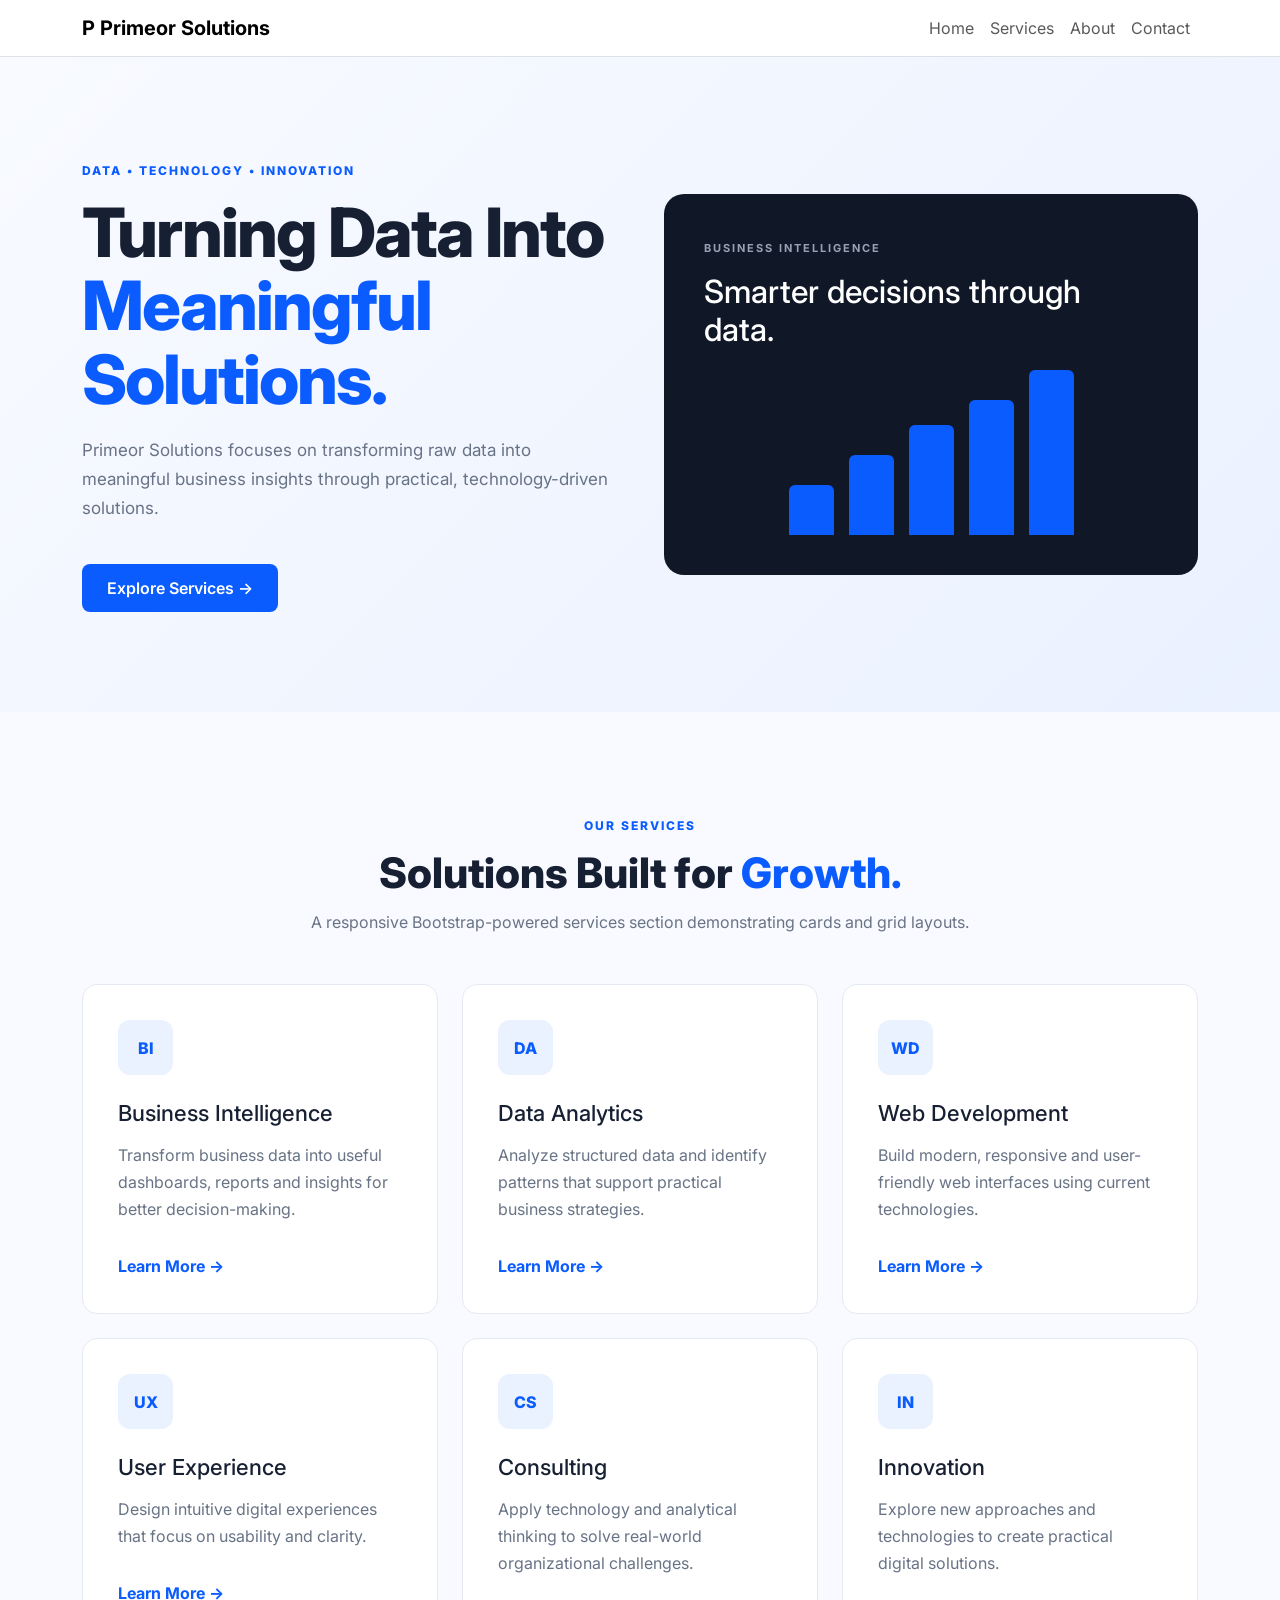
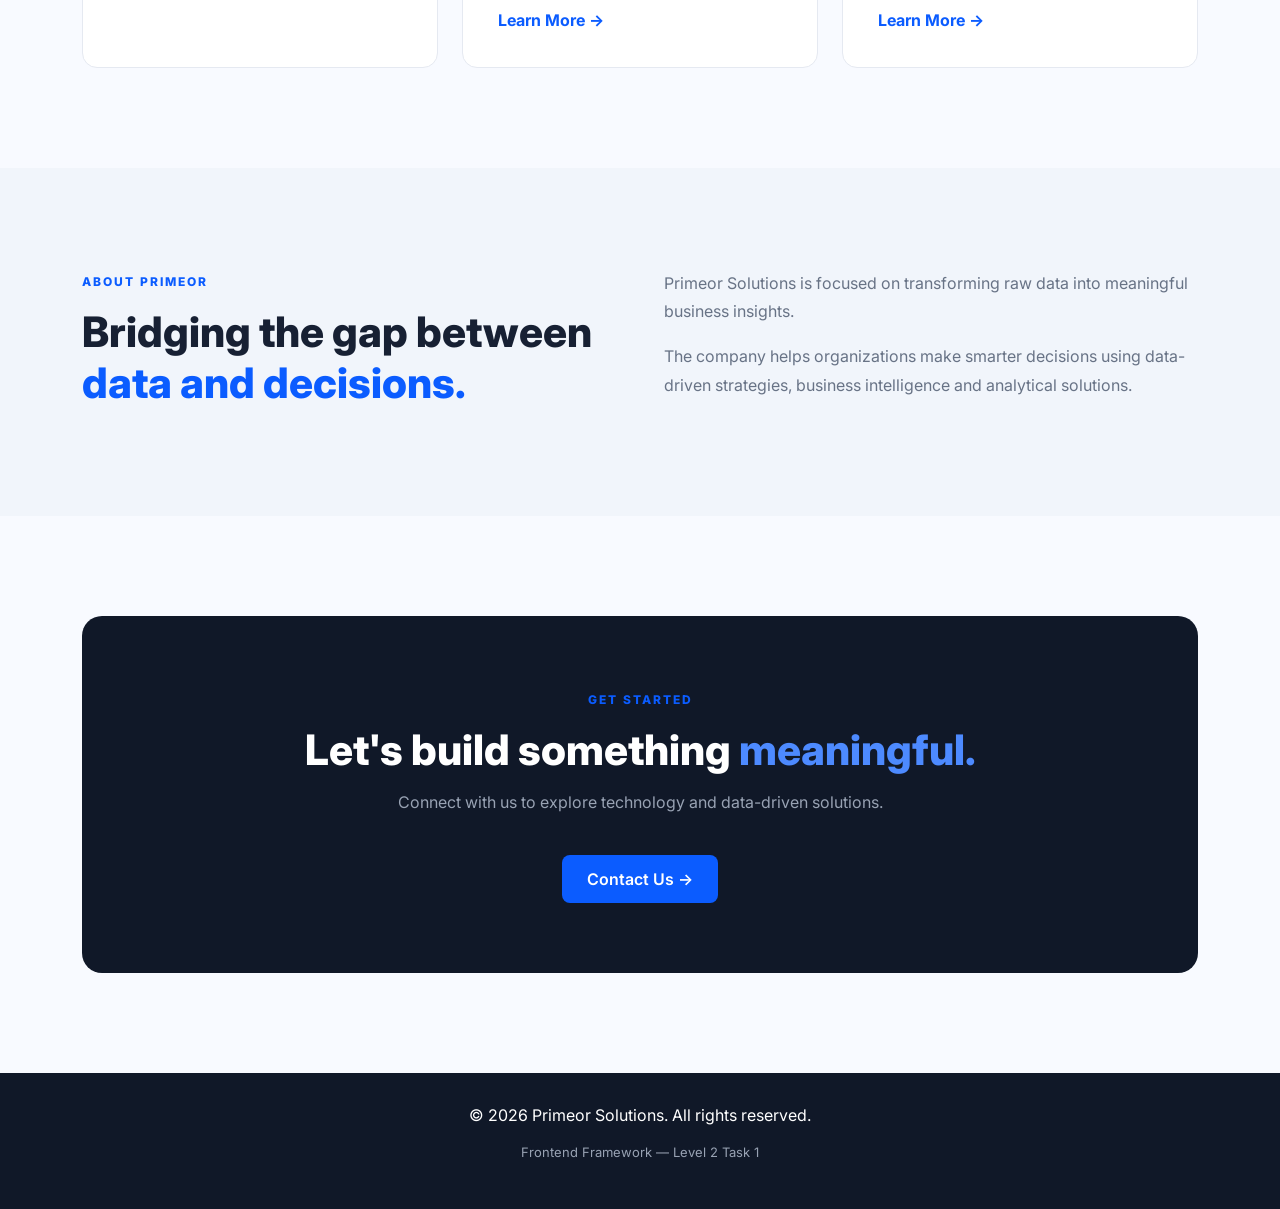
<file: Level-2/Task-1-Frontend-Framework/index.html>
<!DOCTYPE html>
<html lang="en">

<head>
    <meta charset="UTF-8">

    <meta
        name="viewport"
        content="width=device-width, initial-scale=1.0"
    >

    <title>Primeor Solutions | Services</title>

    <!-- Bootstrap CSS -->
    <link
        href="https://cdn.jsdelivr.net/npm/bootstrap@5.3.3/dist/css/bootstrap.min.css"
        rel="stylesheet"
    >

    <!-- Google Font -->
    <link
        rel="preconnect"
        href="https://fonts.googleapis.com"
    >

    <link
        rel="preconnect"
        href="https://fonts.gstatic.com"
        crossorigin
    >

    <link
        href="https://fonts.googleapis.com/css2?family=Inter:wght@400;500;600;700;800&display=swap"
        rel="stylesheet"
    >

    <!-- Custom CSS -->
    <link rel="stylesheet" href="style.css">
</head>


<body>

    <!-- ================= NAVBAR ================= -->

    <nav class="navbar navbar-expand-lg bg-white border-bottom sticky-top">

        <div class="container">

            <a class="navbar-brand fw-bold" href="#">
                <span class="brand-icon">P</span>
                Primeor Solutions
            </a>


            <button
                class="navbar-toggler"
                type="button"
                data-bs-toggle="collapse"
                data-bs-target="#mainNavbar"
            >
                <span class="navbar-toggler-icon"></span>
            </button>


            <div
                class="collapse navbar-collapse"
                id="mainNavbar"
            >

                <ul class="navbar-nav ms-auto">

                    <li class="nav-item">
                        <a class="nav-link" href="#home">
                            Home
                        </a>
                    </li>

                    <li class="nav-item">
                        <a class="nav-link" href="#services">
                            Services
                        </a>
                    </li>

                    <li class="nav-item">
                        <a class="nav-link" href="#about">
                            About
                        </a>
                    </li>

                    <li class="nav-item">
                        <a class="nav-link" href="#contact">
                            Contact
                        </a>
                    </li>

                </ul>

            </div>

        </div>

    </nav>


    <!-- ================= HERO ================= -->

    <section id="home" class="hero-section">

        <div class="container">

            <div class="row align-items-center g-5">

                <div class="col-lg-6">

                    <span class="section-label">
                        DATA • TECHNOLOGY • INNOVATION
                    </span>

                    <h1 class="hero-title">
                        Turning Data Into
                        <span>Meaningful Solutions.</span>
                    </h1>

                    <p class="hero-text">
                        Primeor Solutions focuses on transforming raw data
                        into meaningful business insights through practical,
                        technology-driven solutions.
                    </p>

                    <a
                        href="#services"
                        class="btn btn-primary-custom"
                    >
                        Explore Services →
                    </a>

                </div>


                <div class="col-lg-6">

                    <div class="hero-card">

                        <div class="hero-card-content">

                            <span class="small-label">
                                BUSINESS INTELLIGENCE
                            </span>

                            <h3>
                                Smarter decisions
                                through data.
                            </h3>

                            <div class="chart">

                                <div class="bar bar-1"></div>
                                <div class="bar bar-2"></div>
                                <div class="bar bar-3"></div>
                                <div class="bar bar-4"></div>
                                <div class="bar bar-5"></div>

                            </div>

                        </div>

                    </div>

                </div>

            </div>

        </div>

    </section>


    <!-- ================= SERVICES ================= -->

    <section id="services" class="services-section">

        <div class="container">

            <div class="text-center section-heading">

                <span class="section-label">
                    OUR SERVICES
                </span>

                <h2>
                    Solutions Built for
                    <span>Growth.</span>
                </h2>

                <p>
                    A responsive Bootstrap-powered services section
                    demonstrating cards and grid layouts.
                </p>

            </div>


            <!-- Bootstrap Responsive Grid -->

            <div class="row g-4">


                <!-- CARD 1 -->

                <div class="col-12 col-md-6 col-lg-4">

                    <div class="service-card h-100">

                        <div class="service-icon">
                            BI
                        </div>

                        <h3>
                            Business Intelligence
                        </h3>

                        <p>
                            Transform business data into useful dashboards,
                            reports and insights for better decision-making.
                        </p>

                        <a href="#contact">
                            Learn More →
                        </a>

                    </div>

                </div>


                <!-- CARD 2 -->

                <div class="col-12 col-md-6 col-lg-4">

                    <div class="service-card h-100">

                        <div class="service-icon">
                            DA
                        </div>

                        <h3>
                            Data Analytics
                        </h3>

                        <p>
                            Analyze structured data and identify patterns
                            that support practical business strategies.
                        </p>

                        <a href="#contact">
                            Learn More →
                        </a>

                    </div>

                </div>


                <!-- CARD 3 -->

                <div class="col-12 col-md-6 col-lg-4">

                    <div class="service-card h-100">

                        <div class="service-icon">
                            WD
                        </div>

                        <h3>
                            Web Development
                        </h3>

                        <p>
                            Build modern, responsive and user-friendly
                            web interfaces using current technologies.
                        </p>

                        <a href="#contact">
                            Learn More →
                        </a>

                    </div>

                </div>


                <!-- CARD 4 -->

                <div class="col-12 col-md-6 col-lg-4">

                    <div class="service-card h-100">

                        <div class="service-icon">
                            UX
                        </div>

                        <h3>
                            User Experience
                        </h3>

                        <p>
                            Design intuitive digital experiences that
                            focus on usability and clarity.
                        </p>

                        <a href="#contact">
                            Learn More →
                        </a>

                    </div>

                </div>


                <!-- CARD 5 -->

                <div class="col-12 col-md-6 col-lg-4">

                    <div class="service-card h-100">

                        <div class="service-icon">
                            CS
                        </div>

                        <h3>
                            Consulting
                        </h3>

                        <p>
                            Apply technology and analytical thinking to
                            solve real-world organizational challenges.
                        </p>

                        <a href="#contact">
                            Learn More →
                        </a>

                    </div>

                </div>


                <!-- CARD 6 -->

                <div class="col-12 col-md-6 col-lg-4">

                    <div class="service-card h-100">

                        <div class="service-icon">
                            IN
                        </div>

                        <h3>
                            Innovation
                        </h3>

                        <p>
                            Explore new approaches and technologies to
                            create practical digital solutions.
                        </p>

                        <a href="#contact">
                            Learn More →
                        </a>

                    </div>

                </div>

            </div>

        </div>

    </section>


    <!-- ================= ABOUT ================= -->

    <section id="about" class="about-section">

        <div class="container">

            <div class="row align-items-center g-5">

                <div class="col-lg-6">

                    <span class="section-label">
                        ABOUT PRIMEOR
                    </span>

                    <h2>
                        Bridging the gap between
                        <span>data and decisions.</span>
                    </h2>

                </div>


                <div class="col-lg-6">

                    <p class="about-text">
                        Primeor Solutions is focused on transforming raw
                        data into meaningful business insights.
                    </p>

                    <p class="about-text">
                        The company helps organizations make smarter
                        decisions using data-driven strategies, business
                        intelligence and analytical solutions.
                    </p>

                </div>

            </div>

        </div>

    </section>


    <!-- ================= CONTACT ================= -->

    <section id="contact" class="contact-section">

        <div class="container">

            <div class="contact-box text-center">

                <span class="section-label">
                    GET STARTED
                </span>

                <h2>
                    Let's build something
                    <span>meaningful.</span>
                </h2>

                <p>
                    Connect with us to explore technology and
                    data-driven solutions.
                </p>

                <a href="#" class="btn btn-primary-custom">
                    Contact Us →
                </a>

            </div>

        </div>

    </section>


    <!-- ================= FOOTER ================= -->

    <footer class="footer">

        <div class="container text-center">

            <p>
                © 2026 Primeor Solutions.
                All rights reserved.
            </p>

            <p class="footer-small">
                Frontend Framework — Level 2 Task 1
            </p>

        </div>

    </footer>


    <!-- Bootstrap JS -->

    <script
        src="https://cdn.jsdelivr.net/npm/bootstrap@5.3.3/dist/js/bootstrap.bundle.min.js"
    ></script>

</body>

</html>
</file>
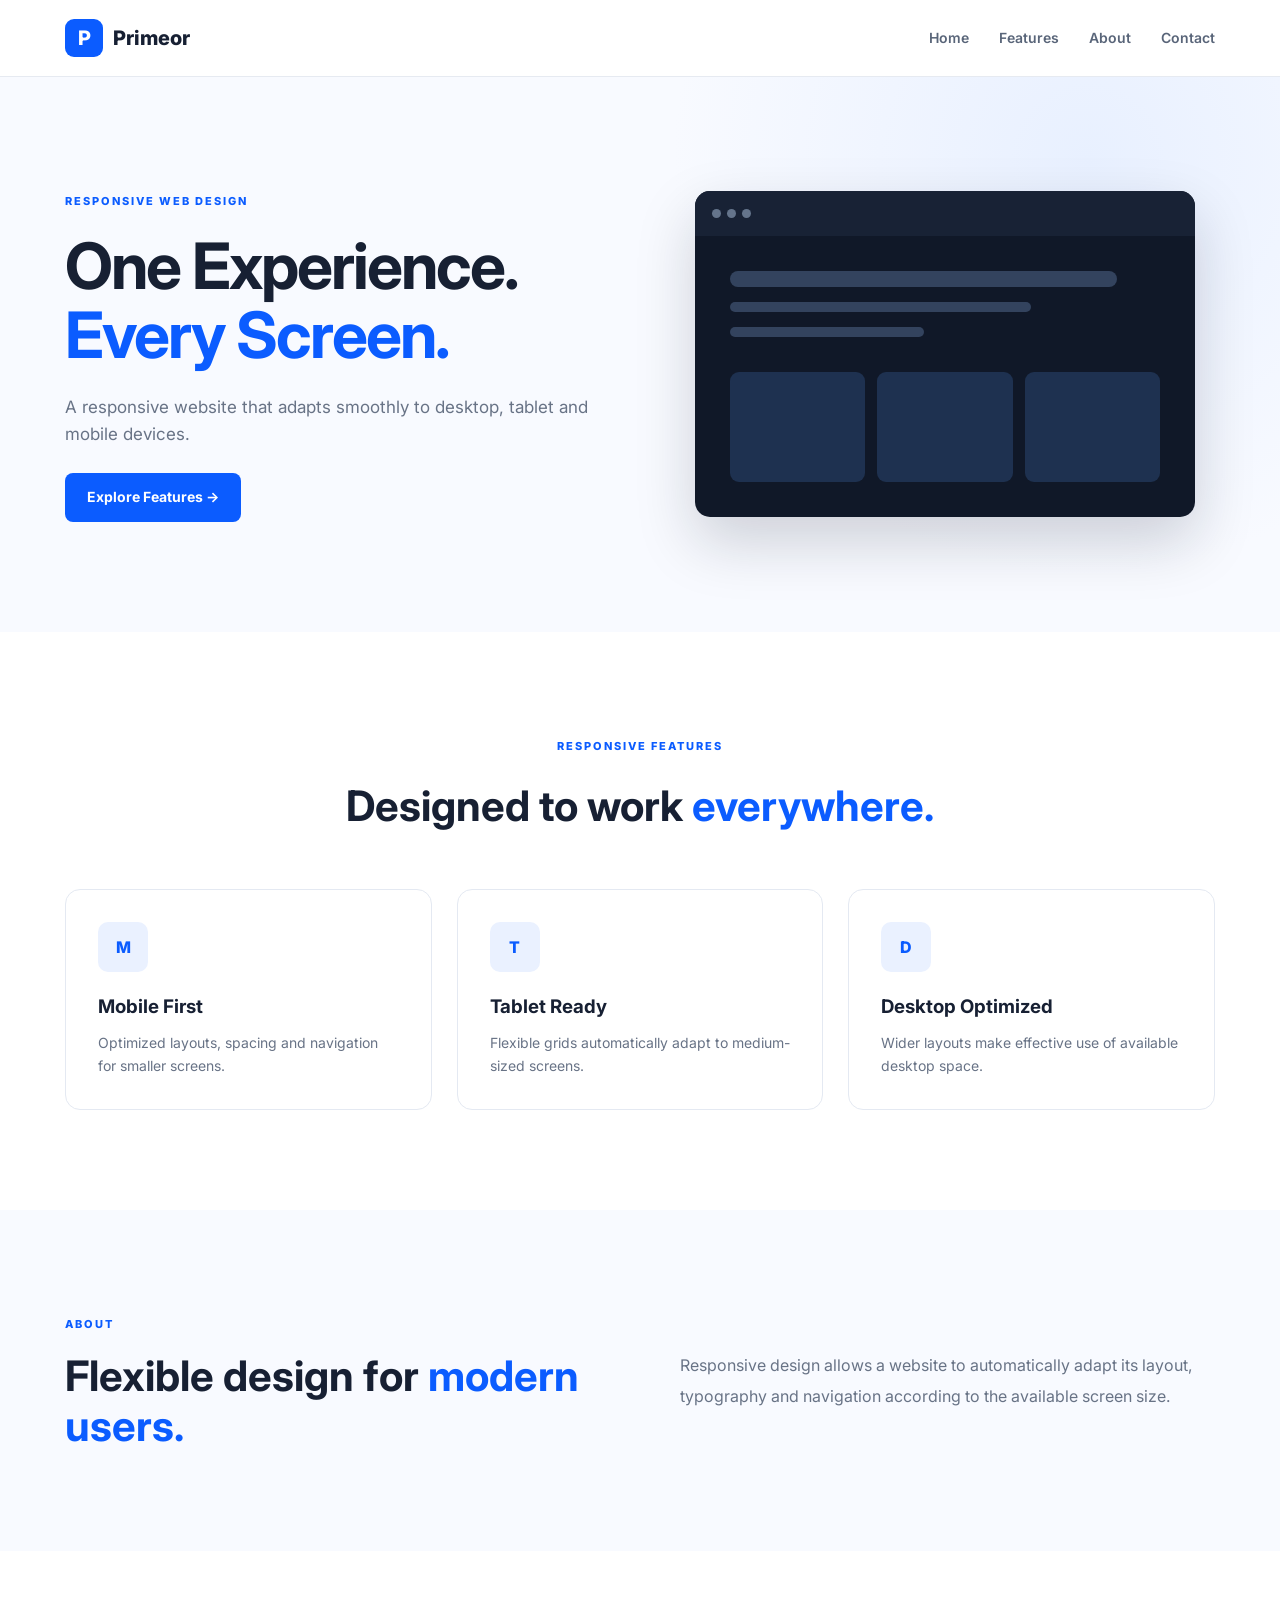
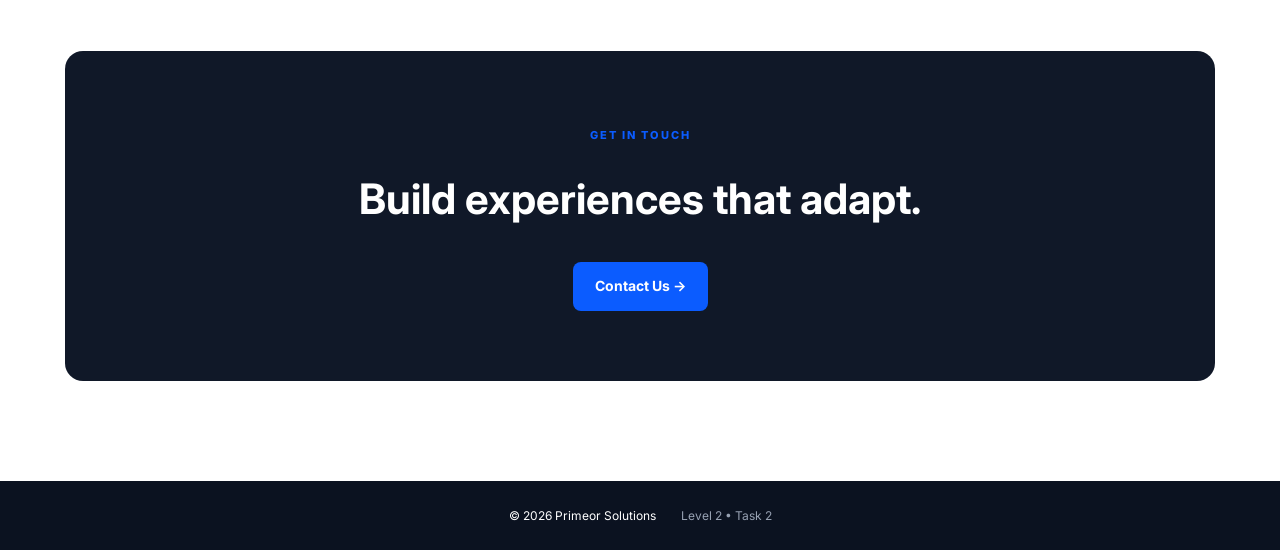
<file: Level-2/Task-2-Responsive-Design/index.html>
<!DOCTYPE html>
<html lang="en">

<head>

    <meta charset="UTF-8">

    <meta
        name="viewport"
        content="width=device-width, initial-scale=1.0"
    >

    <title>Primeor | Responsive Design</title>

    <link rel="preconnect" href="https://fonts.googleapis.com">

    <link
        rel="preconnect"
        href="https://fonts.gstatic.com"
        crossorigin
    >

    <link
        href="https://fonts.googleapis.com/css2?family=Inter:wght@400;500;600;700;800&display=swap"
        rel="stylesheet"
    >

    <link rel="stylesheet" href="style.css">

</head>


<body>


    <!-- ================= NAVIGATION ================= -->

    <header class="navbar">

        <div class="container nav-container">

            <a href="#home" class="logo">

                <span class="logo-mark">
                    P
                </span>

                Primeor

            </a>


            <button
                class="menu-toggle"
                id="menuToggle"
                aria-label="Open navigation menu"
            >
                <span></span>
                <span></span>
                <span></span>
            </button>


            <nav id="navMenu" class="nav-menu">

                <a href="#home">Home</a>

                <a href="#features">Features</a>

                <a href="#about">About</a>

                <a href="#contact">Contact</a>

            </nav>

        </div>

    </header>


    <!-- ================= HERO ================= -->

    <main>

        <section id="home" class="hero">

            <div class="container hero-grid">

                <div class="hero-content">

                    <span class="label">
                        RESPONSIVE WEB DESIGN
                    </span>

                    <h1>
                        One Experience.
                        <span>Every Screen.</span>
                    </h1>

                    <p>
                        A responsive website that adapts smoothly
                        to desktop, tablet and mobile devices.
                    </p>

                    <a
                        href="#features"
                        class="primary-button"
                    >
                        Explore Features →
                    </a>

                </div>


                <div class="device-preview">

                    <div class="desktop-window">

                        <div class="window-bar">

                            <span></span>
                            <span></span>
                            <span></span>

                        </div>

                        <div class="preview-content">

                            <div class="preview-line big"></div>
                            <div class="preview-line"></div>
                            <div class="preview-line small"></div>

                            <div class="preview-cards">

                                <div></div>
                                <div></div>
                                <div></div>

                            </div>

                        </div>

                    </div>

                </div>

            </div>

        </section>


        <!-- ================= FEATURES ================= -->

        <section id="features" class="features">

            <div class="container">

                <div class="heading">

                    <span class="label">
                        RESPONSIVE FEATURES
                    </span>

                    <h2>
                        Designed to work
                        <span>everywhere.</span>
                    </h2>

                </div>


                <div class="feature-grid">

                    <article class="feature-card">

                        <div class="icon">
                            M
                        </div>

                        <h3>
                            Mobile First
                        </h3>

                        <p>
                            Optimized layouts, spacing and navigation
                            for smaller screens.
                        </p>

                    </article>


                    <article class="feature-card">

                        <div class="icon">
                            T
                        </div>

                        <h3>
                            Tablet Ready
                        </h3>

                        <p>
                            Flexible grids automatically adapt to
                            medium-sized screens.
                        </p>

                    </article>


                    <article class="feature-card">

                        <div class="icon">
                            D
                        </div>

                        <h3>
                            Desktop Optimized
                        </h3>

                        <p>
                            Wider layouts make effective use of
                            available desktop space.
                        </p>

                    </article>

                </div>

            </div>

        </section>


        <!-- ================= ABOUT ================= -->

        <section id="about" class="about">

            <div class="container about-grid">

                <div>

                    <span class="label">
                        ABOUT
                    </span>

                    <h2>
                        Flexible design for
                        <span>modern users.</span>
                    </h2>

                </div>

                <p>
                    Responsive design allows a website to automatically
                    adapt its layout, typography and navigation according
                    to the available screen size.
                </p>

            </div>

        </section>


        <!-- ================= CONTACT ================= -->

        <section id="contact" class="contact">

            <div class="container contact-box">

                <span class="label">
                    GET IN TOUCH
                </span>

                <h2>
                    Build experiences
                    that adapt.
                </h2>

                <a href="#" class="primary-button">
                    Contact Us →
                </a>

            </div>

        </section>

    </main>


    <!-- ================= FOOTER ================= -->

    <footer class="footer">

        <p>
            © 2026 Primeor Solutions
        </p>

        <span>
            Level 2 • Task 2
        </span>

    </footer>


    <script src="script.js"></script>

</body>

</html>
</file>
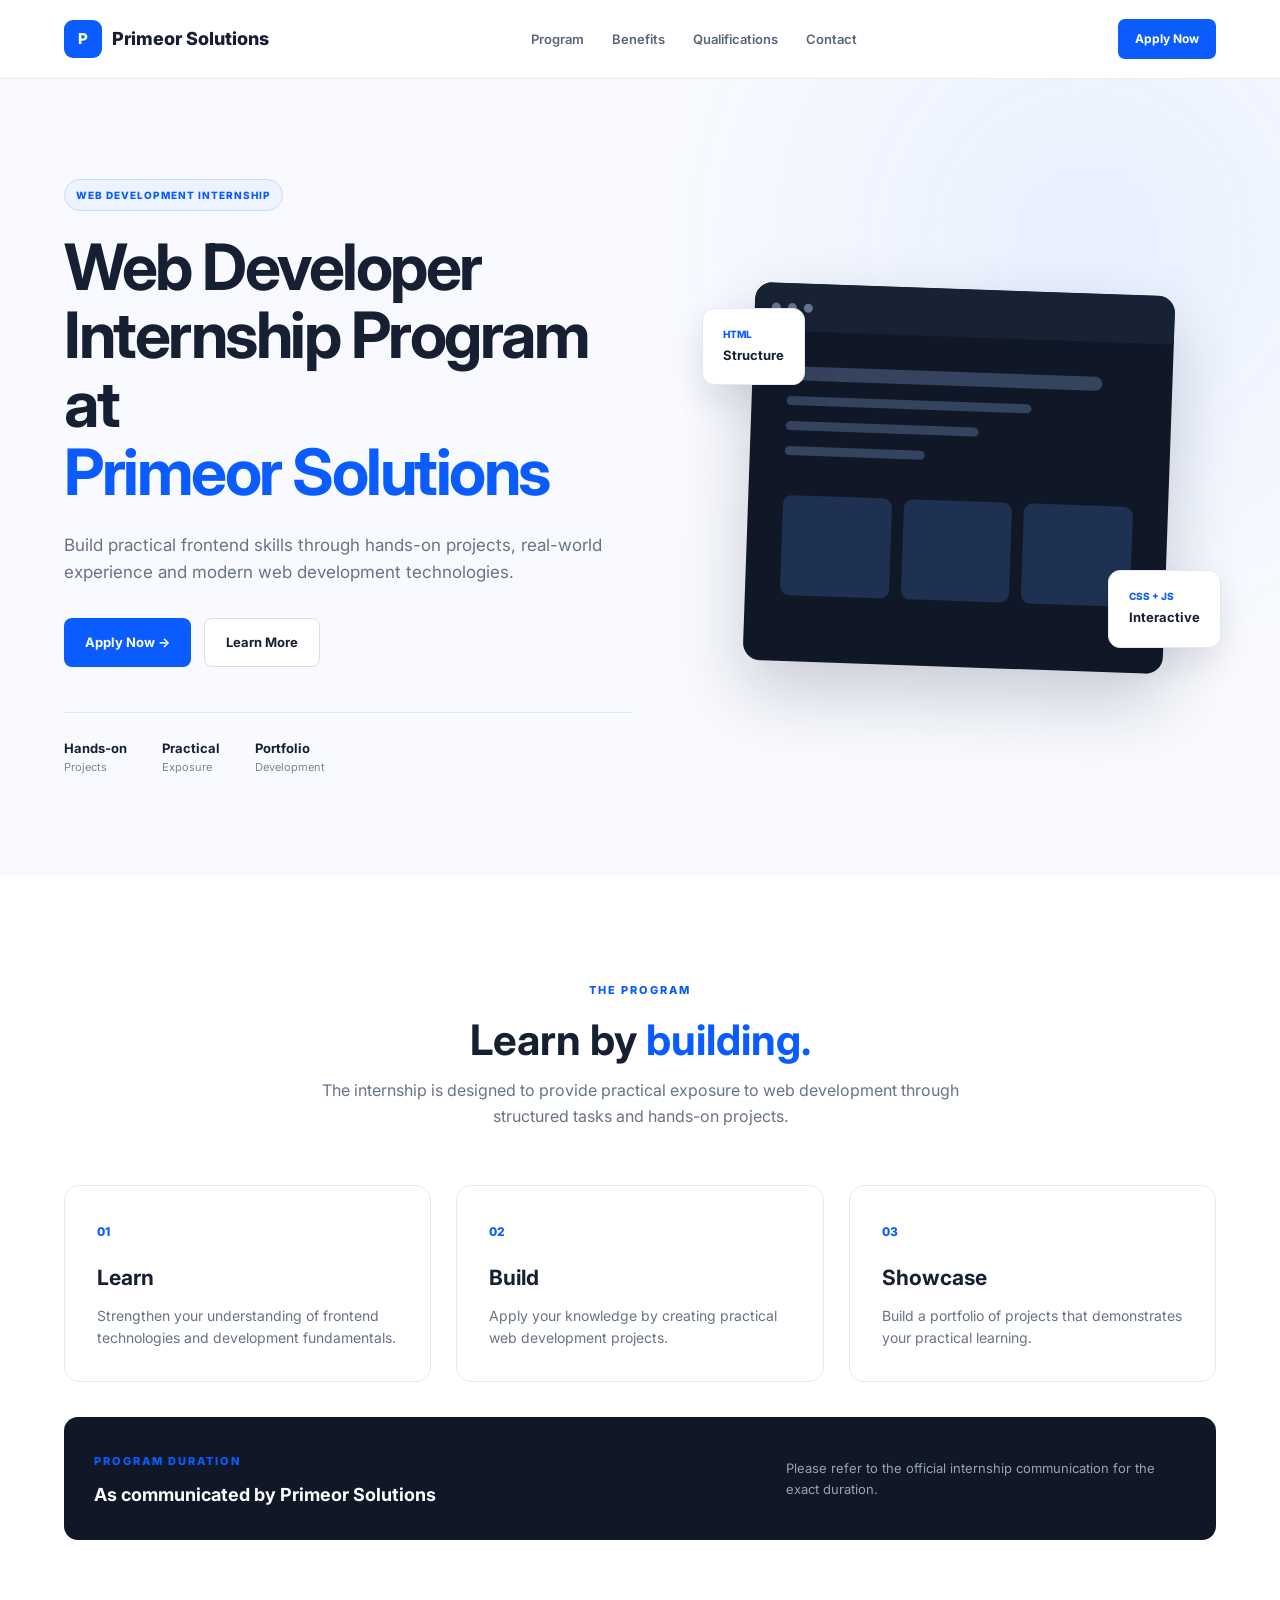
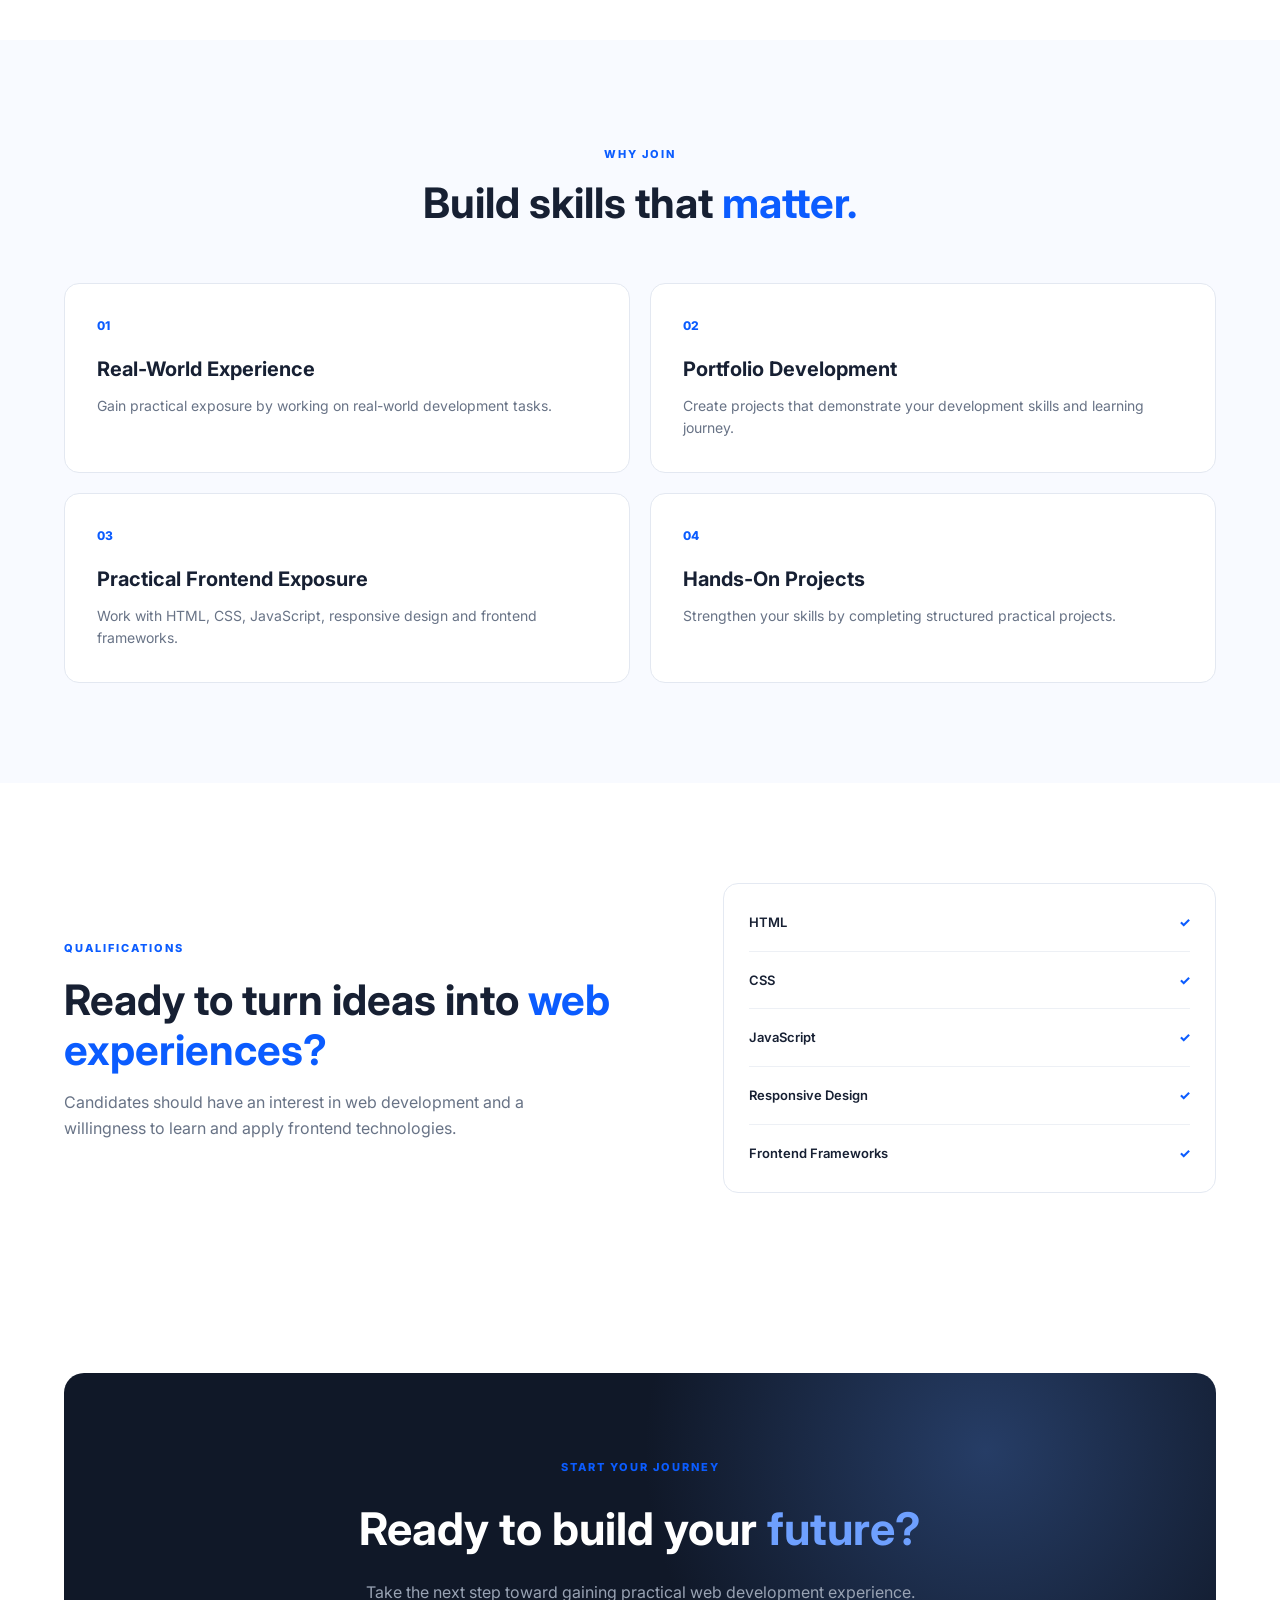
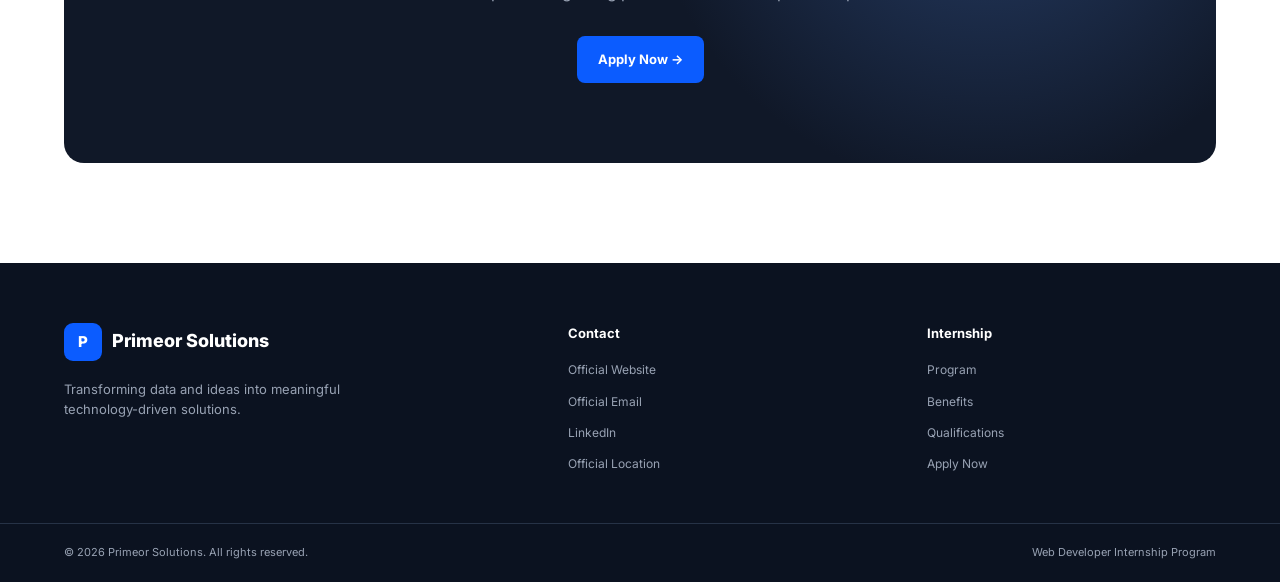
<file: Level-3/Task-2-Landing-Page/index.html>
<!DOCTYPE html>
<html lang="en">

<head>

    <meta charset="UTF-8">

    <meta
        name="viewport"
        content="width=device-width, initial-scale=1.0"
    >

    <meta
        name="description"
        content="Web Developer Internship Program at Primeor Solutions"
    >

    <title>
        Web Developer Internship | Primeor Solutions
    </title>


    <link rel="preconnect" href="https://fonts.googleapis.com">

    <link
        rel="preconnect"
        href="https://fonts.gstatic.com"
        crossorigin
    >

    <link
        href="https://fonts.googleapis.com/css2?family=Inter:wght@400;500;600;700;800&display=swap"
        rel="stylesheet"
    >

    <link rel="stylesheet" href="style.css">

</head>


<body>


    <!-- ================= NAVBAR ================= -->

    <header class="navbar">

        <div class="container nav-container">

            <a href="#home" class="logo">

                <span class="logo-mark">
                    P
                </span>

                Primeor Solutions

            </a>


            <nav>

                <a href="#program">
                    Program
                </a>

                <a href="#benefits">
                    Benefits
                </a>

                <a href="#qualifications">
                    Qualifications
                </a>

                <a href="#contact">
                    Contact
                </a>

            </nav>


            <a
                href="#apply"
                class="nav-button"
            >
                Apply Now
            </a>

        </div>

    </header>


    <!-- ================= HERO ================= -->

    <main>

        <section id="home" class="hero">

            <div class="container hero-grid">

                <div class="hero-content">

                    <div class="badge">
                        WEB DEVELOPMENT INTERNSHIP
                    </div>


                    <h1>
                        Web Developer
                        Internship Program at
                        <span>
                            Primeor Solutions
                        </span>
                    </h1>


                    <p>
                        Build practical frontend skills through
                        hands-on projects, real-world experience
                        and modern web development technologies.
                    </p>


                    <div class="hero-buttons">

                        <a
                            href="#apply"
                            class="primary-button"
                        >
                            Apply Now →
                        </a>

                        <a
                            href="#program"
                            class="secondary-button"
                        >
                            Learn More
                        </a>

                    </div>


                    <div class="hero-stats">

                        <div>

                            <strong>
                                Hands-on
                            </strong>

                            <span>
                                Projects
                            </span>

                        </div>


                        <div>

                            <strong>
                                Practical
                            </strong>

                            <span>
                                Exposure
                            </span>

                        </div>


                        <div>

                            <strong>
                                Portfolio
                            </strong>

                            <span>
                                Development
                            </span>

                        </div>

                    </div>

                </div>


                <!-- VISUAL -->

                <div class="hero-visual">

                    <div class="floating-card card-one">

                        <span>
                            HTML
                        </span>

                        <strong>
                            Structure
                        </strong>

                    </div>


                    <div class="main-code-card">

                        <div class="code-header">

                            <span></span>
                            <span></span>
                            <span></span>

                        </div>


                        <div class="code-content">

                            <div class="code-line long"></div>
                            <div class="code-line"></div>
                            <div class="code-line medium"></div>
                            <div class="code-line short"></div>

                            <div class="code-grid">

                                <div></div>
                                <div></div>
                                <div></div>

                            </div>

                        </div>

                    </div>


                    <div class="floating-card card-two">

                        <span>
                            CSS + JS
                        </span>

                        <strong>
                            Interactive
                        </strong>

                    </div>

                </div>

            </div>

        </section>


        <!-- ================= PROGRAM ================= -->

        <section id="program" class="program">

            <div class="container">

                <div class="section-heading">

                    <span class="label">
                        THE PROGRAM
                    </span>

                    <h2>
                        Learn by
                        <span>building.</span>
                    </h2>

                    <p>
                        The internship is designed to provide practical
                        exposure to web development through structured
                        tasks and hands-on projects.
                    </p>

                </div>


                <div class="program-grid">

                    <article>

                        <span>
                            01
                        </span>

                        <h3>
                            Learn
                        </h3>

                        <p>
                            Strengthen your understanding of frontend
                            technologies and development fundamentals.
                        </p>

                    </article>


                    <article>

                        <span>
                            02
                        </span>

                        <h3>
                            Build
                        </h3>

                        <p>
                            Apply your knowledge by creating practical
                            web development projects.
                        </p>

                    </article>


                    <article>

                        <span>
                            03
                        </span>

                        <h3>
                            Showcase
                        </h3>

                        <p>
                            Build a portfolio of projects that
                            demonstrates your practical learning.
                        </p>

                    </article>

                </div>


                <div class="duration-box">

                    <div>

                        <span class="label">
                            PROGRAM DURATION
                        </span>

                        <h3>
                            As communicated by Primeor Solutions
                        </h3>

                    </div>

                    <p>
                        Please refer to the official internship
                        communication for the exact duration.
                    </p>

                </div>

            </div>

        </section>


        <!-- ================= BENEFITS ================= -->

        <section id="benefits" class="benefits">

            <div class="container">

                <div class="section-heading">

                    <span class="label">
                        WHY JOIN
                    </span>

                    <h2>
                        Build skills that
                        <span>matter.</span>
                    </h2>

                </div>


                <div class="benefit-grid">


                    <article class="benefit-card">

                        <div class="benefit-number">
                            01
                        </div>

                        <h3>
                            Real-World Experience
                        </h3>

                        <p>
                            Gain practical exposure by working on
                            real-world development tasks.
                        </p>

                    </article>


                    <article class="benefit-card">

                        <div class="benefit-number">
                            02
                        </div>

                        <h3>
                            Portfolio Development
                        </h3>

                        <p>
                            Create projects that demonstrate your
                            development skills and learning journey.
                        </p>

                    </article>


                    <article class="benefit-card">

                        <div class="benefit-number">
                            03
                        </div>

                        <h3>
                            Practical Frontend Exposure
                        </h3>

                        <p>
                            Work with HTML, CSS, JavaScript,
                            responsive design and frontend frameworks.
                        </p>

                    </article>


                    <article class="benefit-card">

                        <div class="benefit-number">
                            04
                        </div>

                        <h3>
                            Hands-On Projects
                        </h3>

                        <p>
                            Strengthen your skills by completing
                            structured practical projects.
                        </p>

                    </article>

                </div>

            </div>

        </section>


        <!-- ================= QUALIFICATIONS ================= -->

        <section
            id="qualifications"
            class="qualifications"
        >

            <div class="container qualifications-grid">

                <div>

                    <span class="label">
                        QUALIFICATIONS
                    </span>

                    <h2>
                        Ready to turn
                        ideas into
                        <span>web experiences?</span>
                    </h2>

                    <p>
                        Candidates should have an interest in web
                        development and a willingness to learn and
                        apply frontend technologies.
                    </p>

                </div>


                <div class="skills-box">

                    <div class="skill">
                        <span>
                            HTML
                        </span>

                        <span>
                            ✓
                        </span>
                    </div>


                    <div class="skill">
                        <span>
                            CSS
                        </span>

                        <span>
                            ✓
                        </span>
                    </div>


                    <div class="skill">
                        <span>
                            JavaScript
                        </span>

                        <span>
                            ✓
                        </span>
                    </div>


                    <div class="skill">
                        <span>
                            Responsive Design
                        </span>

                        <span>
                            ✓
                        </span>
                    </div>


                    <div class="skill">
                        <span>
                            Frontend Frameworks
                        </span>

                        <span>
                            ✓
                        </span>
                    </div>

                </div>

            </div>

        </section>


        <!-- ================= CTA ================= -->

        <section id="apply" class="cta">

            <div class="container">

                <div class="cta-box">

                    <span class="label">
                        START YOUR JOURNEY
                    </span>

                    <h2>
                        Ready to build your
                        <span>future?</span>
                    </h2>

                    <p>
                        Take the next step toward gaining practical
                        web development experience.
                    </p>

                    <a
                        href="#contact"
                        class="primary-button"
                    >
                        Apply Now →
                    </a>

                </div>

            </div>

        </section>

    </main>


    <!-- ================= FOOTER ================= -->

    <footer
        id="contact"
        class="footer"
    >

        <div class="container footer-grid">

            <div class="footer-brand">

                <a href="#home" class="logo">

                    <span class="logo-mark">
                        P
                    </span>

                    Primeor Solutions

                </a>

                <p>
                    Transforming data and ideas into meaningful
                    technology-driven solutions.
                </p>

            </div>


            <div class="footer-column">

                <h4>
                    Contact
                </h4>

                <a href="#">
                    Official Website
                </a>

                <a href="#">
                    Official Email
                </a>

                <a href="#">
                    LinkedIn
                </a>

                <span>
                    Official Location
                </span>

            </div>


            <div class="footer-column">

                <h4>
                    Internship
                </h4>

                <a href="#program">
                    Program
                </a>

                <a href="#benefits">
                    Benefits
                </a>

                <a href="#qualifications">
                    Qualifications
                </a>

                <a href="#apply">
                    Apply Now
                </a>

            </div>

        </div>


        <div class="copyright">

            <p>
                © 2026 Primeor Solutions.
                All rights reserved.
            </p>

            <span>
                Web Developer Internship Program
            </span>

        </div>

    </footer>


    <script src="script.js"></script>

</body>

</html>
</file>
<file: Level-1/Task-1-HTML-CSS/style.css>
/* =====================================================
   RESET & GLOBAL STYLES
===================================================== */

* {
    margin: 0;
    padding: 0;
    box-sizing: border-box;
}

html {
    scroll-behavior: smooth;
}

body {
    font-family: "Inter", sans-serif;
    color: #172033;
    background: #ffffff;
    line-height: 1.6;
}

a {
    text-decoration: none;
    color: inherit;
}

button,
input,
textarea {
    font-family: inherit;
}

.container {
    width: 90%;
    max-width: 1180px;
    margin: auto;
}

.section {
    padding: 100px 0;
}


/* =====================================================
   NAVBAR
===================================================== */

.navbar {
    position: sticky;
    top: 0;
    z-index: 1000;

    background: rgba(255, 255, 255, 0.96);

    border-bottom: 1px solid #e9edf4;
}

.nav-container {
    min-height: 76px;

    display: flex;
    align-items: center;
    justify-content: space-between;
}


/* Logo */

.logo {
    display: flex;
    align-items: center;
    gap: 10px;

    font-size: 20px;
    font-weight: 800;
}

.logo-mark {
    width: 38px;
    height: 38px;

    display: flex;
    align-items: center;
    justify-content: center;

    border-radius: 10px;

    background: #0b5cff;
    color: #ffffff;

    font-size: 17px;
    font-weight: 800;
}

.logo-text {
    color: #172033;
}


/* Navigation links */

.nav-links {
    display: flex;
    gap: 34px;
}

.nav-links a {
    position: relative;

    color: #596579;

    font-size: 14px;
    font-weight: 600;

    transition: 0.3s ease;
}

.nav-links a:hover {
    color: #0b5cff;
}

.nav-links a::after {
    content: "";

    position: absolute;

    left: 0;
    bottom: -8px;

    width: 0;
    height: 2px;

    background: #0b5cff;

    transition: 0.3s ease;
}

.nav-links a:hover::after {
    width: 100%;
}


/* =====================================================
   HERO SECTION
===================================================== */

.hero {
    min-height: 650px;

    display: flex;
    align-items: center;

    background:
        radial-gradient(
            circle at 90% 10%,
            #e8f0ff,
            transparent 35%
        ),
        #f8faff;
}

.hero-container {
    display: grid;

    grid-template-columns: 1.05fr 0.95fr;

    gap: 70px;

    align-items: center;
}

.eyebrow {
    margin-bottom: 18px;

    color: #0b5cff;

    font-size: 12px;
    font-weight: 800;

    letter-spacing: 2px;
}

.hero h1 {
    max-width: 650px;

    font-size: clamp(42px, 5vw, 67px);

    line-height: 1.08;

    letter-spacing: -2.5px;
}

.hero h1 span {
    display: block;

    color: #0b5cff;
}

.hero-description {
    max-width: 570px;

    margin-top: 25px;

    color: #687386;

    font-size: 17px;
}


/* Buttons */

.hero-buttons {
    display: flex;
    gap: 14px;

    margin-top: 35px;
}

.btn {
    display: inline-flex;
    align-items: center;
    justify-content: center;

    padding: 14px 23px;

    border-radius: 8px;

    font-size: 14px;
    font-weight: 700;

    transition: 0.3s ease;
}

.btn-primary {
    background: #0b5cff;
    color: #ffffff;
}

.btn-primary:hover {
    background: #0848c7;
    transform: translateY(-3px);
}

.btn-outline {
    border: 1px solid #d6ddea;

    background: #ffffff;

    color: #172033;
}

.btn-outline:hover {
    border-color: #0b5cff;

    color: #0b5cff;

    transform: translateY(-3px);
}


/* =====================================================
   HERO VISUAL
===================================================== */

.hero-visual {
    display: flex;
    justify-content: center;
}

.visual-card {
    width: 100%;
    max-width: 500px;

    overflow: hidden;

    border-radius: 18px;

    background: #101828;

    box-shadow:
        0 25px 60px rgba(16, 24, 40, 0.18);

    transform: rotate(1deg);

    transition: 0.4s ease;
}

.visual-card:hover {
    transform: rotate(0deg) translateY(-5px);
}


/* Browser top */

.browser-top {
    height: 50px;

    display: flex;
    align-items: center;

    gap: 7px;

    padding: 0 18px;

    background: #182235;

    border-bottom: 1px solid #29344a;
}

.browser-top span {
    width: 10px;
    height: 10px;

    border-radius: 50%;

    background: #64748b;
}


/* Code window */

.code-window {
    min-height: 360px;

    padding: 35px;
}

.code-line {
    width: 75%;
    height: 9px;

    margin-bottom: 17px;

    border-radius: 10px;

    background: #34445e;
}

.code-line.large {
    width: 90%;
    height: 14px;
}

.code-line.medium {
    width: 60%;
}

.code-line.short {
    width: 42%;
}

.code-box {
    display: grid;

    grid-template-columns: repeat(3, 1fr);

    gap: 15px;

    margin-top: 40px;
}

.mini-card {
    height: 100px;

    border-radius: 10px;

    background: #1e3150;

    border: 1px solid #2e4569;
}


/* =====================================================
   SECTION HEADINGS
===================================================== */

.section-heading {
    max-width: 680px;

    margin: 0 auto 55px;

    text-align: center;
}

.section-label {
    margin-bottom: 12px;

    color: #0b5cff;

    font-size: 12px;
    font-weight: 800;

    letter-spacing: 2px;
}

.section-heading h2 {
    margin-bottom: 15px;

    font-size: 42px;

    line-height: 1.15;
}

.section-heading h2 span {
    color: #0b5cff;
}

.section-heading > p:last-child {
    color: #687386;
}


/* =====================================================
   ABOUT
===================================================== */

.about {
    background: #ffffff;
}

.about-grid {
    display: grid;

    grid-template-columns: repeat(3, 1fr);

    gap: 24px;
}

.about-card {
    padding: 35px;

    border: 1px solid #e6eaf1;

    border-radius: 15px;

    background: #ffffff;

    transition: 0.3s ease;
}

.about-card:hover {
    transform: translateY(-8px);

    border-color: #cbd9f8;

    box-shadow:
        0 20px 45px rgba(16, 24, 40, 0.08);
}

.card-number {
    display: block;

    margin-bottom: 20px;

    color: #0b5cff;

    font-size: 13px;
    font-weight: 800;
}

.about-card h3 {
    margin-bottom: 10px;

    font-size: 20px;
}

.about-card p {
    color: #687386;
}


/* =====================================================
   SERVICES
===================================================== */

.services {
    background: #f8faff;
}

.services-grid {
    display: grid;

    grid-template-columns: repeat(3, 1fr);

    gap: 24px;
}

.service-card {
    padding: 35px;

    border: 1px solid #e4e9f2;

    border-radius: 16px;

    background: #ffffff;

    transition: 0.3s ease;
}

.service-card:hover {
    transform: translateY(-8px);

    box-shadow:
        0 20px 45px rgba(16, 24, 40, 0.09);
}

.service-icon {
    width: 55px;
    height: 55px;

    display: flex;
    align-items: center;
    justify-content: center;

    margin-bottom: 23px;

    border-radius: 12px;

    background: #eaf1ff;

    color: #0b5cff;

    font-size: 15px;
    font-weight: 800;
}

.service-card h3 {
    margin-bottom: 12px;

    font-size: 20px;
}

.service-card p {
    margin-bottom: 22px;

    color: #687386;
}

.service-card a {
    color: #0b5cff;

    font-size: 14px;
    font-weight: 700;
}

.service-card a:hover {
    text-decoration: underline;
}


/* =====================================================
   CONTACT
===================================================== */

.contact {
    background: #ffffff;
}

.contact-container {
    display: grid;

    grid-template-columns: 1fr 1fr;

    gap: 80px;

    align-items: start;
}

.contact-content h2 {
    max-width: 500px;

    margin-bottom: 20px;

    font-size: 43px;

    line-height: 1.15;
}

.contact-content h2 span {
    color: #0b5cff;
}

.contact-content > p {
    max-width: 500px;

    color: #687386;
}

.contact-info {
    display: flex;

    flex-direction: column;

    gap: 22px;

    margin-top: 35px;
}

.info-item {
    display: flex;

    align-items: center;

    gap: 15px;
}

.info-icon {
    width: 42px;
    height: 42px;

    display: flex;
    align-items: center;
    justify-content: center;

    border-radius: 10px;

    background: #eaf1ff;

    color: #0b5cff;

    font-weight: 800;
}

.info-item strong {
    display: block;

    font-size: 13px;
}

.info-item p {
    color: #687386;

    font-size: 14px;
}


/* =====================================================
   FORM
===================================================== */

.contact-form {
    padding: 35px;

    border: 1px solid #e4e9f2;

    border-radius: 17px;

    background: #f8faff;

    box-shadow:
        0 15px 40px rgba(16, 24, 40, 0.05);
}

.form-group {
    margin-bottom: 20px;
}

.form-group label {
    display: block;

    margin-bottom: 8px;

    font-size: 13px;
    font-weight: 700;
}

.form-group input,
.form-group textarea {
    width: 100%;

    padding: 14px 15px;

    border: 1px solid #d9dfeb;

    border-radius: 8px;

    outline: none;

    background: #ffffff;

    color: #172033;

    font-size: 14px;

    transition: 0.3s ease;
}

.form-group input:focus,
.form-group textarea:focus {
    border-color: #0b5cff;

    box-shadow:
        0 0 0 3px rgba(11, 92, 255, 0.08);
}

.form-group textarea {
    resize: vertical;
}

.submit-btn {
    width: 100%;

    padding: 14px;

    border: none;

    border-radius: 8px;

    background: #0b5cff;

    color: #ffffff;

    cursor: pointer;

    font-size: 14px;
    font-weight: 700;

    transition: 0.3s ease;
}

.submit-btn:hover {
    background: #0848c7;

    transform: translateY(-2px);
}


/* =====================================================
   FOOTER
===================================================== */

.footer {
    padding-top: 50px;

    background: #101828;

    color: #ffffff;
}

.footer-container {
    display: flex;

    align-items: center;

    justify-content: space-between;

    gap: 30px;
}

.footer-logo {
    display: flex;

    align-items: center;

    gap: 10px;

    margin-bottom: 10px;

    font-weight: 700;
}

.footer p {
    color: #98a2b3;

    font-size: 13px;
}

.footer-links {
    display: flex;

    gap: 25px;
}

.footer-links a {
    color: #c5ccd7;

    font-size: 13px;

    transition: 0.3s ease;
}

.footer-links a:hover {
    color: #ffffff;
}

.copyright {
    margin-top: 40px;

    padding: 20px;

    text-align: center;

    border-top: 1px solid #263246;
}


/* =====================================================
   RESPONSIVE DESIGN
===================================================== */

@media (max-width: 900px) {

    .hero-container {
        grid-template-columns: 1fr;

        padding: 70px 0;
    }

    .hero-content {
        text-align: center;
    }

    .hero-description {
        margin-left: auto;
        margin-right: auto;
    }

    .hero-buttons {
        justify-content: center;
    }

    .about-grid,
    .services-grid {
        grid-template-columns: 1fr;
    }

    .contact-container {
        grid-template-columns: 1fr;

        gap: 50px;
    }

    .contact-content {
        text-align: center;
    }

    .contact-content h2,
    .contact-content > p {
        margin-left: auto;
        margin-right: auto;
    }

    .contact-info {
        align-items: center;
    }

    .footer-container {
        flex-direction: column;

        text-align: center;
    }
}


@media (max-width: 600px) {

    .container {
        width: 92%;
    }

    .nav-container {
        flex-direction: column;

        padding: 15px 0;

        gap: 15px;
    }

    .nav-links {
        gap: 17px;
    }

    .nav-links a {
        font-size: 12px;
    }

    .hero h1 {
        font-size: 42px;

        letter-spacing: -1px;
    }

    .hero-buttons {
        flex-direction: column;
    }

    .btn {
        width: 100%;
    }

    .visual-card {
        transform: none;
    }

    .code-window {
        min-height: 280px;

        padding: 25px;
    }

    .section {
        padding: 70px 0;
    }

    .section-heading h2,
    .contact-content h2 {
        font-size: 34px;
    }

    .code-box {
        gap: 8px;
    }

    .mini-card {
        height: 70px;
    }

    .footer-links {
        flex-wrap: wrap;

        justify-content: center;
    }
}
</file>
<file: Level-1/Task-2-JavaScript/style.css>
/* =====================================================
   RESET
===================================================== */

* {
    margin: 0;
    padding: 0;
    box-sizing: border-box;
}

body {
    font-family: "Inter", sans-serif;

    background: #f8faff;

    color: #172033;

    line-height: 1.6;
}

button,
input {
    font-family: inherit;
}

.container {
    width: 90%;

    max-width: 1100px;

    margin: auto;
}


/* =====================================================
   HEADER
===================================================== */

.header {
    background: #ffffff;

    border-bottom: 1px solid #e5eaf2;
}

.header-container {
    min-height: 80px;

    display: flex;

    align-items: center;

    justify-content: space-between;
}

.brand {
    display: flex;

    align-items: center;

    gap: 12px;
}

.brand-icon {
    width: 45px;
    height: 45px;

    display: flex;

    align-items: center;
    justify-content: center;

    border-radius: 11px;

    background: #101828;

    color: #ffffff;

    font-size: 13px;

    font-weight: 800;
}

.brand h1 {
    font-size: 18px;

    line-height: 1.2;
}

.brand p {
    color: #667085;

    font-size: 11px;
}

.level-badge {
    padding: 7px 12px;

    border-radius: 20px;

    background: #eaf1ff;

    color: #0b5cff;

    font-size: 11px;

    font-weight: 800;

    letter-spacing: 1px;
}


/* =====================================================
   INTRO
===================================================== */

.intro {
    padding: 80px 0 60px;

    background:
        radial-gradient(
            circle at 80% 20%,
            #e8f0ff,
            transparent 35%
        );
}

.eyebrow {
    margin-bottom: 12px;

    color: #0b5cff;

    font-size: 11px;

    font-weight: 800;

    letter-spacing: 2px;
}

.intro h2 {
    max-width: 700px;

    font-size: clamp(36px, 5vw, 55px);

    line-height: 1.1;

    letter-spacing: -2px;
}

.intro h2 span {
    color: #0b5cff;
}

.intro p:last-child {
    max-width: 650px;

    margin-top: 18px;

    color: #667085;

    font-size: 16px;
}


/* =====================================================
   PLAYGROUND
===================================================== */

.playground {
    padding: 30px 0 100px;
}

.playground-grid {
    display: grid;

    grid-template-columns: repeat(2, 1fr);

    gap: 25px;
}


/* =====================================================
   EXPERIMENT CARDS
===================================================== */

.experiment {
    padding: 32px;

    background: #ffffff;

    border: 1px solid #e3e8f1;

    border-radius: 16px;

    box-shadow:
        0 8px 25px rgba(16, 24, 40, 0.04);

    transition: 0.3s ease;
}

.experiment:hover {
    transform: translateY(-5px);

    box-shadow:
        0 18px 40px rgba(16, 24, 40, 0.08);
}

.experiment-number {
    margin-bottom: 18px;

    color: #0b5cff;

    font-size: 12px;

    font-weight: 800;

    letter-spacing: 1px;
}

.experiment h3 {
    margin-bottom: 10px;

    font-size: 21px;
}

.experiment > p {
    color: #667085;

    font-size: 14px;
}


/* =====================================================
   DEMO AREA
===================================================== */

.demo-area {
    min-height: 180px;

    display: flex;

    flex-direction: column;

    align-items: center;

    justify-content: center;

    gap: 18px;

    margin-top: 25px;

    padding: 25px;

    border-radius: 12px;

    background: #f8faff;

    border: 1px solid #e6eaf2;
}


/* =====================================================
   COLOR BUTTON
===================================================== */

.color-button {
    padding: 13px 22px;

    border: none;

    border-radius: 8px;

    background: #0b5cff;

    color: #ffffff;

    cursor: pointer;

    font-size: 14px;

    font-weight: 700;

    transition: 0.3s ease;
}

.color-button:hover {
    transform: translateY(-2px);

    box-shadow:
        0 8px 20px rgba(11, 92, 255, 0.2);
}

.demo-message {
    color: #667085;

    font-size: 12px;
}


/* =====================================================
   GREETING
===================================================== */

.greeting-area {
    text-align: center;
}

.clock-icon {
    font-size: 35px;
}

.greeting-area h4 {
    font-size: 24px;
}

.greeting-area p {
    color: #667085;

    font-size: 13px;
}


/* =====================================================
   CALCULATOR
===================================================== */

.calculator-card {
    grid-column: 1 / -1;
}

.calculator {
    display: grid;

    grid-template-columns: 1fr auto 1fr;

    gap: 20px;

    align-items: end;

    margin-top: 25px;

    padding: 25px;

    border-radius: 12px;

    background: #f8faff;

    border: 1px solid #e6eaf2;
}

.input-group label {
    display: block;

    margin-bottom: 7px;

    font-size: 12px;

    font-weight: 700;
}

.input-group input {
    width: 100%;

    padding: 13px;

    border: 1px solid #d8dfeb;

    border-radius: 8px;

    outline: none;

    background: #ffffff;

    font-size: 14px;

    transition: 0.3s ease;
}

.input-group input:focus {
    border-color: #0b5cff;

    box-shadow:
        0 0 0 3px rgba(11, 92, 255, 0.08);
}

.plus {
    padding-bottom: 10px;

    color: #0b5cff;

    font-size: 24px;

    font-weight: 800;
}


/* Calculate button */

.calculate-button {
    grid-column: 1 / -1;

    padding: 14px;

    border: none;

    border-radius: 8px;

    background: #101828;

    color: #ffffff;

    cursor: pointer;

    font-size: 14px;

    font-weight: 700;

    transition: 0.3s ease;
}

.calculate-button:hover {
    background: #263246;

    transform: translateY(-2px);
}


/* Result */

.result {
    grid-column: 1 / -1;

    padding: 16px;

    border-radius: 8px;

    background: #eaf1ff;

    color: #0b5cff;

    text-align: center;

    font-size: 14px;

    font-weight: 700;
}


/* =====================================================
   FOOTER
===================================================== */

.footer {
    padding: 25px 0;

    background: #101828;

    color: #ffffff;
}

.footer .container {
    display: flex;

    align-items: center;

    justify-content: space-between;
}

.footer p {
    color: #ffffff;

    font-size: 12px;
}

.footer span {
    color: #98a2b3;

    font-size: 11px;
}


/* =====================================================
   RESPONSIVE
===================================================== */

@media (max-width: 750px) {

    .header-container {
        padding: 15px 0;
    }

    .brand h1 {
        font-size: 15px;
    }

    .intro {
        padding: 60px 0 40px;
    }

    .playground-grid {
        grid-template-columns: 1fr;
    }

    .calculator-card {
        grid-column: auto;
    }

    .calculator {
        grid-template-columns: 1fr;
    }

    .plus {
        display: none;
    }

    .footer .container {
        flex-direction: column;

        gap: 8px;

        text-align: center;
    }
}


@media (max-width: 500px) {

    .container {
        width: 92%;
    }

    .level-badge {
        display: none;
    }

    .intro h2 {
        font-size: 38px;
    }

    .experiment {
        padding: 25px;
    }
}
</file>
<file: Level-2/Task-1-Frontend-Framework/style.css>
* {
    margin: 0;
    padding: 0;
    box-sizing: border-box;
}

body {
    font-family: "Inter", sans-serif;
    background: #f8faff;
    color: #172033;
}

.hero-section {
    padding: 100px 0;
    background: linear-gradient(
        135deg,
        #f8faff 0%,
        #eaf1ff 100%
    );
}

.section-label {
    color: #0b5cff;
    font-size: 12px;
    font-weight: 800;
    letter-spacing: 2px;
}

.hero-title {
    margin-top: 15px;
    font-size: clamp(42px, 6vw, 68px);
    font-weight: 800;
    line-height: 1.08;
    letter-spacing: -2px;
}

.hero-title span {
    color: #0b5cff;
}

.hero-text {
    max-width: 650px;
    margin-top: 20px;
    color: #687386;
    font-size: 17px;
    line-height: 1.7;
}

.btn-primary-custom {
    margin-top: 25px;
    padding: 12px 25px;
    background: #0b5cff;
    color: white;
    border: none;
    border-radius: 8px;
    text-decoration: none;
    font-weight: 600;
}

.btn-primary-custom:hover {
    background: #0848c7;
    color: white;
}

.hero-card {
    min-height: 350px;
    display: flex;
    align-items: center;
    justify-content: center;
    padding: 40px;
    border-radius: 20px;
    background: #101828;
    color: white;
}

.hero-card-content {
    width: 100%;
}

.small-label {
    color: #98a2b3;
    font-size: 11px;
    font-weight: 700;
    letter-spacing: 2px;
}

.hero-card h3 {
    margin-top: 15px;
    font-size: 32px;
    line-height: 1.2;
}

.chart {
    height: 150px;
    display: flex;
    align-items: flex-end;
    justify-content: center;
    gap: 15px;
    margin-top: 35px;
}

.bar {
    width: 45px;
    border-radius: 6px 6px 0 0;
    background: #0b5cff;
}

.bar-1 {
    height: 50px;
}

.bar-2 {
    height: 80px;
}

.bar-3 {
    height: 110px;
}

.bar-4 {
    height: 135px;
}

.bar-5 {
    height: 165px;
}

.services-section {
    padding: 100px 0;
}

.section-heading {
    margin-bottom: 50px;
}

.section-heading h2 {
    margin: 12px 0;
    font-size: 42px;
    font-weight: 800;
}

.section-heading h2 span {
    color: #0b5cff;
}

.section-heading p {
    color: #687386;
}

.service-card {
    padding: 35px;
    border: 1px solid #e5e9f1;
    border-radius: 15px;
    background: white;
    transition: 0.3s ease;
}

.service-card:hover {
    transform: translateY(-7px);
    box-shadow: 0 15px 35px rgba(16, 24, 40, 0.1);
}

.service-icon {
    width: 55px;
    height: 55px;
    display: flex;
    align-items: center;
    justify-content: center;
    margin-bottom: 25px;
    border-radius: 12px;
    background: #eaf1ff;
    color: #0b5cff;
    font-weight: 800;
}

.service-card h3 {
    font-size: 22px;
    margin-bottom: 15px;
}

.service-card p {
    color: #687386;
    line-height: 1.7;
}

.service-card a {
    display: inline-block;
    margin-top: 15px;
    color: #0b5cff;
    text-decoration: none;
    font-weight: 700;
}

.about-section {
    padding: 100px 0;
    background: #f1f5fb;
}

.about-section h2 {
    margin-top: 15px;
    font-size: 42px;
    font-weight: 800;
}

.about-section h2 span {
    color: #0b5cff;
}

.about-text {
    color: #687386;
    font-size: 16px;
    line-height: 1.8;
}

.contact-section {
    padding: 100px 0;
}

.contact-box {
    padding: 70px 30px;
    border-radius: 20px;
    background: #101828;
    color: white;
}

.contact-box h2 {
    margin: 15px 0;
    font-size: 42px;
    font-weight: 800;
}

.contact-box h2 span {
    color: #4d8aff;
}

.contact-box p {
    color: #98a2b3;
}

.footer {
    padding: 30px 0;
    background: #101828;
    color: white;
}

.footer-small {
    color: #98a2b3;
    font-size: 13px;
}

@media (max-width: 768px) {
    .hero-section {
        padding: 70px 0;
    }

    .hero-title {
        font-size: 45px;
    }

    .hero-card {
        margin-top: 20px;
    }

    .section-heading h2,
    .about-section h2,
    .contact-box h2 {
        font-size: 34px;
    }
}

@media (max-width: 576px) {
    .hero-title {
        font-size: 38px;
    }

    .hero-card {
        padding: 25px;
    }

    .service-card {
        padding: 25px;
    }
}
</file>
<file: Level-2/Task-2-Responsive-Design/style.css>
* {
    margin: 0;
    padding: 0;
    box-sizing: border-box;
}

html {
    scroll-behavior: smooth;
}

body {
    font-family: "Inter", sans-serif;

    color: #172033;

    background: #ffffff;

    line-height: 1.6;
}

a {
    text-decoration: none;

    color: inherit;
}

.container {
    width: 90%;

    max-width: 1150px;

    margin: auto;
}


/* ================= NAVBAR ================= */

.navbar {
    position: sticky;

    top: 0;

    z-index: 1000;

    background: rgba(255, 255, 255, 0.97);

    border-bottom: 1px solid #e6eaf1;
}

.nav-container {
    min-height: 76px;

    display: flex;

    align-items: center;

    justify-content: space-between;
}

.logo {
    display: flex;

    align-items: center;

    gap: 10px;

    font-weight: 800;

    font-size: 20px;
}

.logo-mark {
    width: 38px;
    height: 38px;

    display: flex;

    align-items: center;
    justify-content: center;

    border-radius: 9px;

    background: #0b5cff;

    color: white;
}

.nav-menu {
    display: flex;

    gap: 30px;
}

.nav-menu a {
    color: #596579;

    font-size: 14px;

    font-weight: 600;

    transition: 0.3s;
}

.nav-menu a:hover {
    color: #0b5cff;
}


/* Hamburger */

.menu-toggle {
    display: none;

    width: 42px;
    height: 42px;

    border: 1px solid #dfe4ed;

    border-radius: 8px;

    background: white;

    cursor: pointer;
}

.menu-toggle span {
    display: block;

    width: 20px;
    height: 2px;

    margin: 4px auto;

    background: #172033;

    transition: 0.3s;
}


/* ================= HERO ================= */

.hero {
    padding: 110px 0;

    background:
        radial-gradient(
            circle at 85% 15%,
            #e8f0ff,
            transparent 35%
        ),
        #f8faff;
}

.hero-grid {
    display: grid;

    grid-template-columns: 1fr 1fr;

    gap: 70px;

    align-items: center;
}

.label {
    color: #0b5cff;

    font-size: 11px;

    font-weight: 800;

    letter-spacing: 2px;
}

.hero h1 {
    margin-top: 18px;

    font-size: clamp(43px, 5vw, 65px);

    line-height: 1.08;

    letter-spacing: -2px;
}

.hero h1 span,
.heading h2 span,
.about h2 span {
    color: #0b5cff;
}

.hero p {
    max-width: 550px;

    margin: 25px 0;

    color: #687386;

    font-size: 17px;
}

.primary-button {
    display: inline-block;

    padding: 13px 22px;

    border-radius: 8px;

    background: #0b5cff;

    color: white;

    font-size: 14px;

    font-weight: 700;

    transition: 0.3s;
}

.primary-button:hover {
    background: #0848c7;

    transform: translateY(-3px);
}


/* ================= DEVICE PREVIEW ================= */

.device-preview {
    display: flex;

    justify-content: center;
}

.desktop-window {
    width: 100%;

    max-width: 500px;

    overflow: hidden;

    border-radius: 15px;

    background: #101828;

    box-shadow:
        0 25px 60px rgba(16, 24, 40, 0.18);
}

.window-bar {
    height: 45px;

    display: flex;

    align-items: center;

    gap: 6px;

    padding-left: 17px;

    background: #182235;
}

.window-bar span {
    width: 9px;
    height: 9px;

    border-radius: 50%;

    background: #64748b;
}

.preview-content {
    padding: 35px;
}

.preview-line {
    width: 70%;

    height: 10px;

    margin-bottom: 15px;

    border-radius: 20px;

    background: #33435e;
}

.preview-line.big {
    width: 90%;

    height: 16px;
}

.preview-line.small {
    width: 45%;
}

.preview-cards {
    display: grid;

    grid-template-columns: repeat(3, 1fr);

    gap: 12px;

    margin-top: 35px;
}

.preview-cards div {
    height: 110px;

    border-radius: 9px;

    background: #1e3150;
}


/* ================= FEATURES ================= */

.features {
    padding: 100px 0;
}

.heading {
    margin-bottom: 50px;

    text-align: center;
}

.heading h2 {
    margin-top: 15px;

    font-size: 42px;
}

.feature-grid {
    display: grid;

    grid-template-columns: repeat(3, 1fr);

    gap: 25px;
}

.feature-card {
    padding: 32px;

    border: 1px solid #e4e9f2;

    border-radius: 15px;

    transition: 0.3s;
}

.feature-card:hover {
    transform: translateY(-7px);

    box-shadow:
        0 20px 40px rgba(16, 24, 40, 0.08);
}

.icon {
    width: 50px;
    height: 50px;

    display: flex;

    align-items: center;
    justify-content: center;

    margin-bottom: 20px;

    border-radius: 10px;

    background: #eaf1ff;

    color: #0b5cff;

    font-weight: 800;
}

.feature-card h3 {
    margin-bottom: 10px;
}

.feature-card p {
    color: #687386;

    font-size: 14px;
}


/* ================= ABOUT ================= */

.about {
    padding: 100px 0;

    background: #f8faff;
}

.about-grid {
    display: grid;

    grid-template-columns: 1fr 1fr;

    gap: 80px;

    align-items: center;
}

.about h2 {
    margin-top: 15px;

    font-size: 42px;

    line-height: 1.2;
}

.about-grid > p {
    color: #687386;

    font-size: 16px;

    line-height: 1.9;
}


/* ================= CONTACT ================= */

.contact {
    padding: 100px 0;
}

.contact-box {
    padding: 70px 30px;

    border-radius: 18px;

    background: #101828;

    color: white;

    text-align: center;
}

.contact-box h2 {
    margin: 18px 0 30px;

    font-size: 42px;
}


/* ================= FOOTER ================= */

.footer {
    padding: 25px;

    display: flex;

    justify-content: center;

    gap: 25px;

    background: #0b1220;

    color: white;

    font-size: 12px;
}

.footer span {
    color: #98a2b3;
}


/* ================= TABLET ================= */

@media (max-width: 900px) {

    .hero-grid {
        grid-template-columns: 1fr;

        text-align: center;
    }

    .hero p {
        margin-left: auto;
        margin-right: auto;
    }

    .about-grid {
        grid-template-columns: 1fr;

        gap: 30px;
    }

    .feature-grid {
        grid-template-columns: repeat(2, 1fr);
    }
}


/* ================= MOBILE ================= */

@media (max-width: 650px) {

    .menu-toggle {
        display: block;
    }

    .nav-menu {
        position: absolute;

        top: 76px;

        left: 0;

        width: 100%;

        display: none;

        flex-direction: column;

        gap: 0;

        padding: 15px 5%;

        background: white;

        border-bottom: 1px solid #e6eaf1;

        box-shadow:
            0 10px 25px rgba(16, 24, 40, 0.07);
    }

    .nav-menu.active {
        display: flex;
    }

    .nav-menu a {
        padding: 13px 0;

        border-bottom: 1px solid #eef1f5;
    }

    .hero {
        padding: 75px 0;
    }

    .hero h1 {
        font-size: 42px;
    }

    .feature-grid {
        grid-template-columns: 1fr;
    }

    .heading h2,
    .about h2,
    .contact-box h2 {
        font-size: 33px;
    }

    .preview-cards {
        gap: 7px;
    }

    .preview-cards div {
        height: 75px;
    }

    .footer {
        flex-direction: column;

        align-items: center;

        gap: 5px;
    }
}
</file>
<file: Level-3/Task-2-Landing-Page/style.css>
/* ================= RESET ================= */

* {
    margin: 0;
    padding: 0;
    box-sizing: border-box;
}

html {
    scroll-behavior: smooth;
}

body {
    font-family: "Inter", sans-serif;

    color: #172033;

    background: #ffffff;

    line-height: 1.6;
}

a {
    text-decoration: none;

    color: inherit;
}

.container {
    width: 90%;

    max-width: 1180px;

    margin: auto;
}


/* ================= NAVBAR ================= */

.navbar {
    position: sticky;

    top: 0;

    z-index: 1000;

    background: rgba(255, 255, 255, 0.96);

    border-bottom: 1px solid #e7ebf2;

    backdrop-filter: blur(12px);
}

.nav-container {
    min-height: 78px;

    display: flex;

    align-items: center;

    justify-content: space-between;

    gap: 25px;
}

.logo {
    display: flex;

    align-items: center;

    gap: 10px;

    font-size: 18px;

    font-weight: 800;
}

.logo-mark {
    width: 38px;
    height: 38px;

    display: flex;

    align-items: center;
    justify-content: center;

    border-radius: 9px;

    background: #0b5cff;

    color: white;

    font-size: 15px;
}

.nav-container nav {
    display: flex;

    gap: 28px;
}

.nav-container nav a {
    color: #596579;

    font-size: 13px;

    font-weight: 600;

    transition: 0.3s;
}

.nav-container nav a:hover {
    color: #0b5cff;
}

.nav-button {
    padding: 10px 17px;

    border-radius: 7px;

    background: #0b5cff;

    color: white;

    font-size: 12px;

    font-weight: 700;
}


/* ================= HERO ================= */

.hero {
    padding: 100px 0;

    overflow: hidden;

    background:
        radial-gradient(
            circle at 85% 20%,
            #e8f0ff,
            transparent 34%
        ),
        #f8faff;
}

.hero-grid {
    display: grid;

    grid-template-columns:
        1.05fr 0.95fr;

    gap: 70px;

    align-items: center;
}

.badge {
    display: inline-block;

    padding: 7px 11px;

    border: 1px solid #cbd9f8;

    border-radius: 20px;

    background: #edf3ff;

    color: #0b5cff;

    font-size: 10px;

    font-weight: 800;

    letter-spacing: 1px;
}

.hero h1 {
    max-width: 720px;

    margin-top: 22px;

    font-size: clamp(43px, 5vw, 65px);

    line-height: 1.07;

    letter-spacing: -2.5px;
}

.hero h1 span {
    display: block;

    color: #0b5cff;
}

.hero-content > p {
    max-width: 600px;

    margin-top: 25px;

    color: #687386;

    font-size: 17px;
}

.hero-buttons {
    display: flex;

    gap: 13px;

    margin-top: 32px;
}

.primary-button,
.secondary-button {
    display: inline-flex;

    align-items: center;

    justify-content: center;

    padding: 13px 21px;

    border-radius: 8px;

    font-size: 13px;

    font-weight: 700;

    transition: 0.3s;
}

.primary-button {
    background: #0b5cff;

    color: white;
}

.primary-button:hover {
    background: #0848c7;

    color: white;

    transform: translateY(-3px);
}

.secondary-button {
    border: 1px solid #d7deea;

    background: white;

    color: #172033;
}

.secondary-button:hover {
    border-color: #0b5cff;

    color: #0b5cff;
}


/* HERO STATS */

.hero-stats {
    display: flex;

    gap: 35px;

    margin-top: 45px;

    padding-top: 25px;

    border-top: 1px solid #e0e6ef;
}

.hero-stats div {
    display: flex;

    flex-direction: column;
}

.hero-stats strong {
    font-size: 13px;
}

.hero-stats span {
    color: #7b8494;

    font-size: 11px;
}


/* ================= HERO VISUAL ================= */

.hero-visual {
    position: relative;

    min-height: 470px;

    display: flex;

    align-items: center;

    justify-content: center;
}

.main-code-card {
    width: 420px;

    overflow: hidden;

    border-radius: 17px;

    background: #101828;

    box-shadow:
        0 30px 70px rgba(16, 24, 40, 0.2);

    transform: rotate(2deg);
}

.code-header {
    height: 48px;

    display: flex;

    align-items: center;

    gap: 7px;

    padding-left: 17px;

    background: #182235;
}

.code-header span {
    width: 9px;
    height: 9px;

    border-radius: 50%;

    background: #64748b;
}

.code-content {
    min-height: 330px;

    padding: 35px;
}

.code-line {
    width: 70%;

    height: 9px;

    margin-bottom: 16px;

    border-radius: 20px;

    background: #34445e;
}

.code-line.long {
    width: 90%;

    height: 14px;
}

.code-line.medium {
    width: 55%;
}

.code-line.short {
    width: 40%;
}

.code-grid {
    display: grid;

    grid-template-columns:
        repeat(3, 1fr);

    gap: 12px;

    margin-top: 40px;
}

.code-grid div {
    height: 100px;

    border-radius: 9px;

    background: #1e3150;
}

.floating-card {
    position: absolute;

    z-index: 2;

    padding: 17px 20px;

    border: 1px solid #e3e8f1;

    border-radius: 12px;

    background: white;

    box-shadow:
        0 15px 35px rgba(16, 24, 40, 0.1);
}

.floating-card span {
    display: block;

    color: #0b5cff;

    font-size: 10px;

    font-weight: 800;
}

.floating-card strong {
    font-size: 13px;
}

.card-one {
    top: 65px;

    left: 0;
}

.card-two {
    right: -5px;

    bottom: 65px;
}


/* ================= COMMON SECTIONS ================= */

section {
    scroll-margin-top: 80px;
}

.label {
    color: #0b5cff;

    font-size: 11px;

    font-weight: 800;

    letter-spacing: 2px;
}

.section-heading {
    max-width: 680px;

    margin: 0 auto 55px;

    text-align: center;
}

.section-heading h2 {
    margin: 14px 0;

    font-size: 42px;

    line-height: 1.15;
}

.section-heading h2 span {
    color: #0b5cff;
}

.section-heading p {
    color: #687386;
}


/* ================= PROGRAM ================= */

.program {
    padding: 100px 0;
}

.program-grid {
    display: grid;

    grid-template-columns:
        repeat(3, 1fr);

    gap: 25px;
}

.program-grid article {
    padding: 32px;

    border: 1px solid #e4e9f2;

    border-radius: 15px;

    transition: 0.3s;
}

.program-grid article:hover {
    transform: translateY(-7px);

    box-shadow:
        0 20px 40px rgba(16, 24, 40, 0.08);
}

.program-grid article > span {
    color: #0b5cff;

    font-size: 12px;

    font-weight: 800;
}

.program-grid h3 {
    margin: 18px 0 10px;

    font-size: 21px;
}

.program-grid p {
    color: #687386;

    font-size: 14px;
}


/* DURATION */

.duration-box {
    display: flex;

    align-items: center;

    justify-content: space-between;

    gap: 30px;

    margin-top: 35px;

    padding: 30px;

    border-radius: 14px;

    background: #101828;

    color: white;
}

.duration-box h3 {
    margin-top: 8px;

    font-size: 18px;
}

.duration-box p {
    max-width: 400px;

    color: #98a2b3;

    font-size: 13px;
}


/* ================= BENEFITS ================= */

.benefits {
    padding: 100px 0;

    background: #f8faff;
}

.benefit-grid {
    display: grid;

    grid-template-columns:
        repeat(2, 1fr);

    gap: 20px;
}

.benefit-card {
    padding: 32px;

    border: 1px solid #e3e8f1;

    border-radius: 15px;

    background: white;

    transition: 0.3s;
}

.benefit-card:hover {
    transform: translateY(-5px);

    box-shadow:
        0 18px 35px rgba(16, 24, 40, 0.07);
}

.benefit-number {
    margin-bottom: 18px;

    color: #0b5cff;

    font-size: 12px;

    font-weight: 800;
}

.benefit-card h3 {
    margin-bottom: 10px;

    font-size: 20px;
}

.benefit-card p {
    color: #687386;

    font-size: 14px;
}


/* ================= QUALIFICATIONS ================= */

.qualifications {
    padding: 100px 0;
}

.qualifications-grid {
    display: grid;

    grid-template-columns:
        1fr 0.85fr;

    gap: 80px;

    align-items: center;
}

.qualifications h2 {
    max-width: 550px;

    margin: 15px 0;

    font-size: 42px;

    line-height: 1.2;
}

.qualifications h2 span {
    color: #0b5cff;
}

.qualifications > .container > div:first-child p {
    max-width: 530px;

    color: #687386;
}

.skills-box {
    padding: 10px 25px;

    border: 1px solid #e4e9f2;

    border-radius: 15px;
}

.skill {
    display: flex;

    align-items: center;

    justify-content: space-between;

    padding: 18px 0;

    border-bottom: 1px solid #edf0f5;

    font-size: 13px;

    font-weight: 600;
}

.skill:last-child {
    border-bottom: none;
}

.skill span:last-child {
    color: #0b5cff;

    font-weight: 800;
}


/* ================= CTA ================= */

.cta {
    padding: 80px 0 100px;
}

.cta-box {
    padding: 80px 30px;

    border-radius: 20px;

    background:
        radial-gradient(
            circle at 80% 20%,
            #263d66,
            transparent 35%
        ),
        #101828;

    color: white;

    text-align: center;
}

.cta-box h2 {
    margin: 15px 0;

    font-size: 45px;
}

.cta-box h2 span {
    color: #6ea0ff;
}

.cta-box p {
    margin-bottom: 30px;

    color: #98a2b3;
}


/* ================= FOOTER ================= */

.footer {
    padding-top: 60px;

    background: #0b1220;

    color: white;
}

.footer-grid {
    display: grid;

    grid-template-columns:
        1.5fr 1fr 1fr;

    gap: 70px;
}

.footer-brand p {
    max-width: 330px;

    margin-top: 18px;

    color: #98a2b3;

    font-size: 13px;
}

.footer-column {
    display: flex;

    flex-direction: column;

    gap: 12px;
}

.footer-column h4 {
    margin-bottom: 5px;

    font-size: 13px;
}

.footer-column a,
.footer-column span {
    color: #98a2b3;

    font-size: 12px;

    transition: 0.3s;
}

.footer-column a:hover {
    color: white;
}

.copyright {
    display: flex;

    align-items: center;

    justify-content: space-between;

    margin-top: 50px;

    padding: 20px 5%;

    border-top: 1px solid #263246;

    color: #98a2b3;

    font-size: 11px;
}


/* ================= RESPONSIVE ================= */

@media (max-width: 950px) {

    .nav-container nav {
        display: none;
    }

    .hero-grid {
        grid-template-columns: 1fr;
    }

    .hero-content {
        text-align: center;
    }

    .hero-content > p {
        margin-left: auto;
        margin-right: auto;
    }

    .hero-buttons,
    .hero-stats {
        justify-content: center;
    }

    .program-grid {
        grid-template-columns:
            1fr 1fr;
    }

    .qualifications-grid {
        grid-template-columns: 1fr;

        gap: 45px;
    }
}


@media (max-width: 650px) {

    .nav-button {
        display: none;
    }

    .hero {
        padding: 70px 0;
    }

    .hero h1 {
        font-size: 40px;
    }

    .hero-buttons {
        flex-direction: column;
    }

    .primary-button,
    .secondary-button {
        width: 100%;
    }

    .hero-stats {
        flex-direction: column;

        gap: 15px;
    }

    .hero-visual {
        min-height: 360px;
    }

    .main-code-card {
        width: 90%;
    }

    .floating-card {
        display: none;
    }

    .program-grid,
    .benefit-grid {
        grid-template-columns: 1fr;
    }

    .duration-box {
        flex-direction: column;

        align-items: flex-start;
    }

    .section-heading h2,
    .qualifications h2,
    .cta-box h2 {
        font-size: 33px;
    }

    .footer-grid {
        grid-template-columns: 1fr;

        gap: 35px;
    }

    .copyright {
        flex-direction: column;

        gap: 7px;

        text-align: center;
    }
}
</file>
